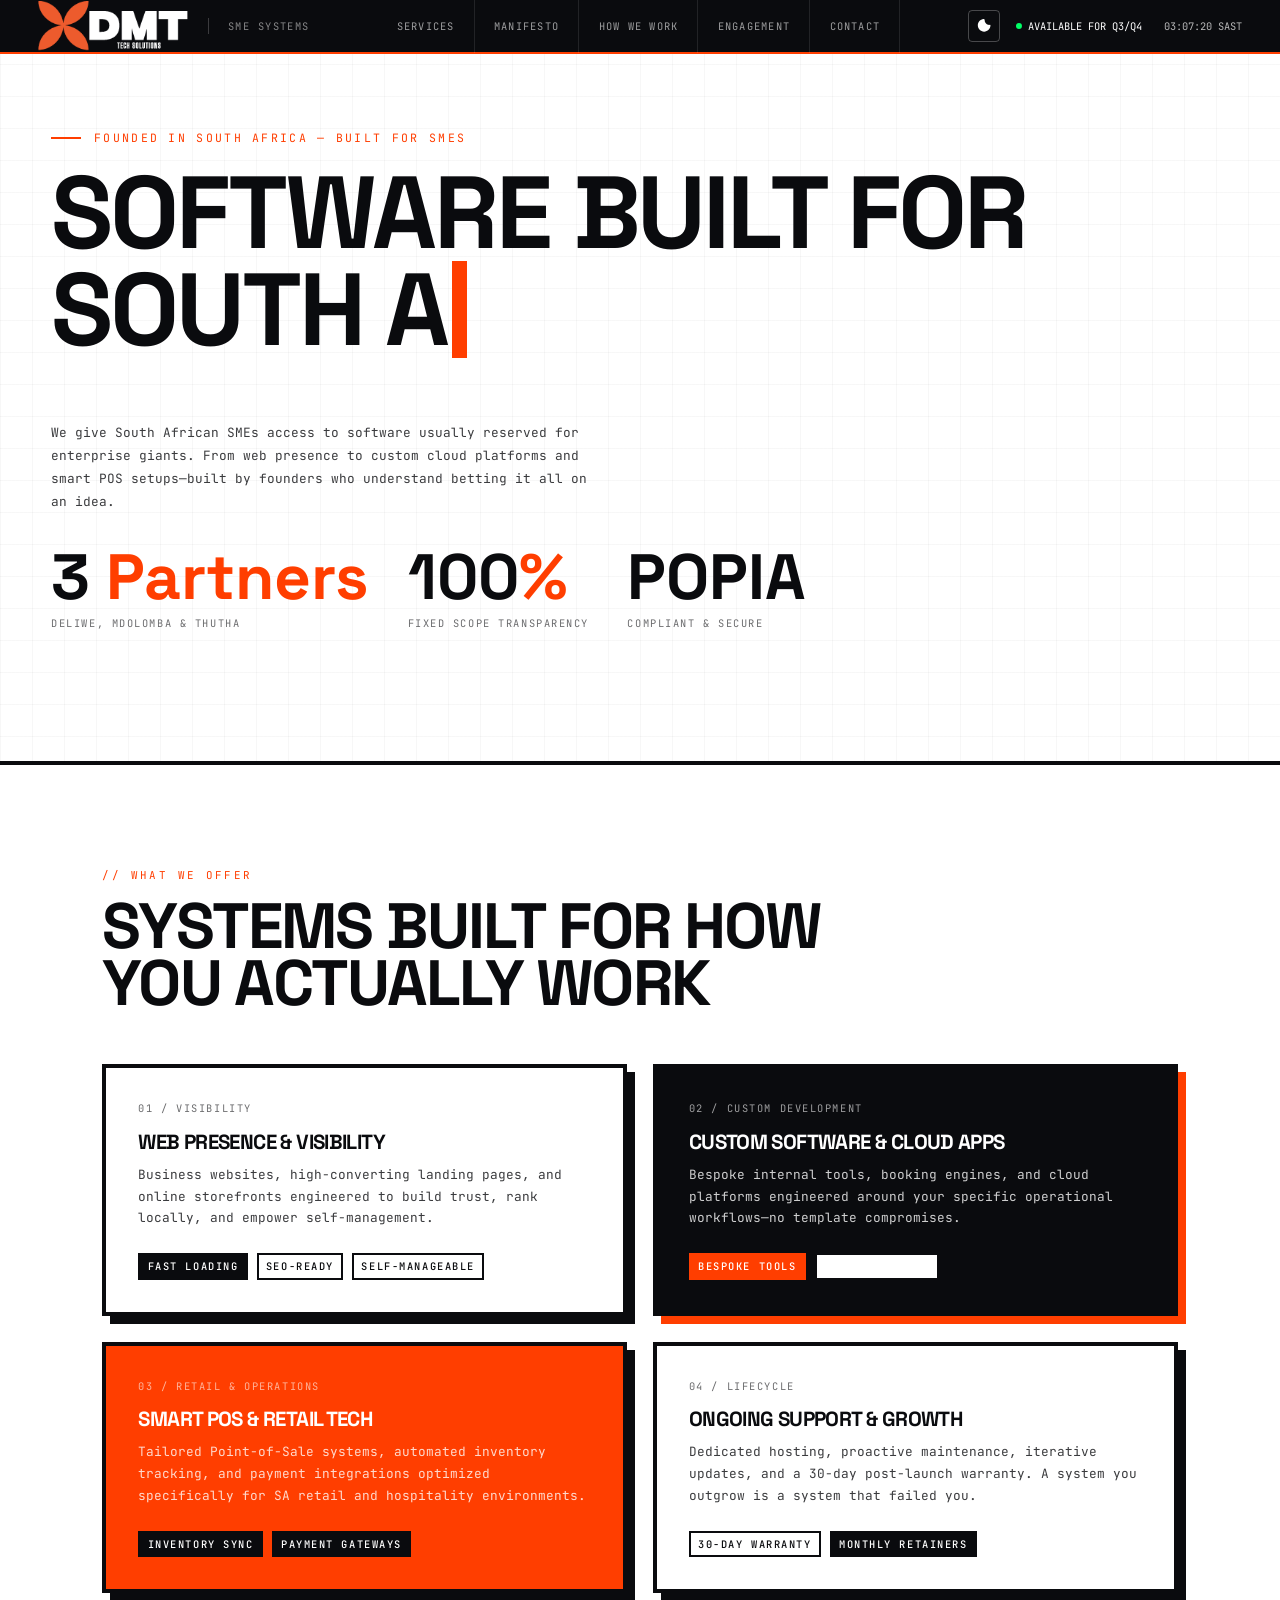
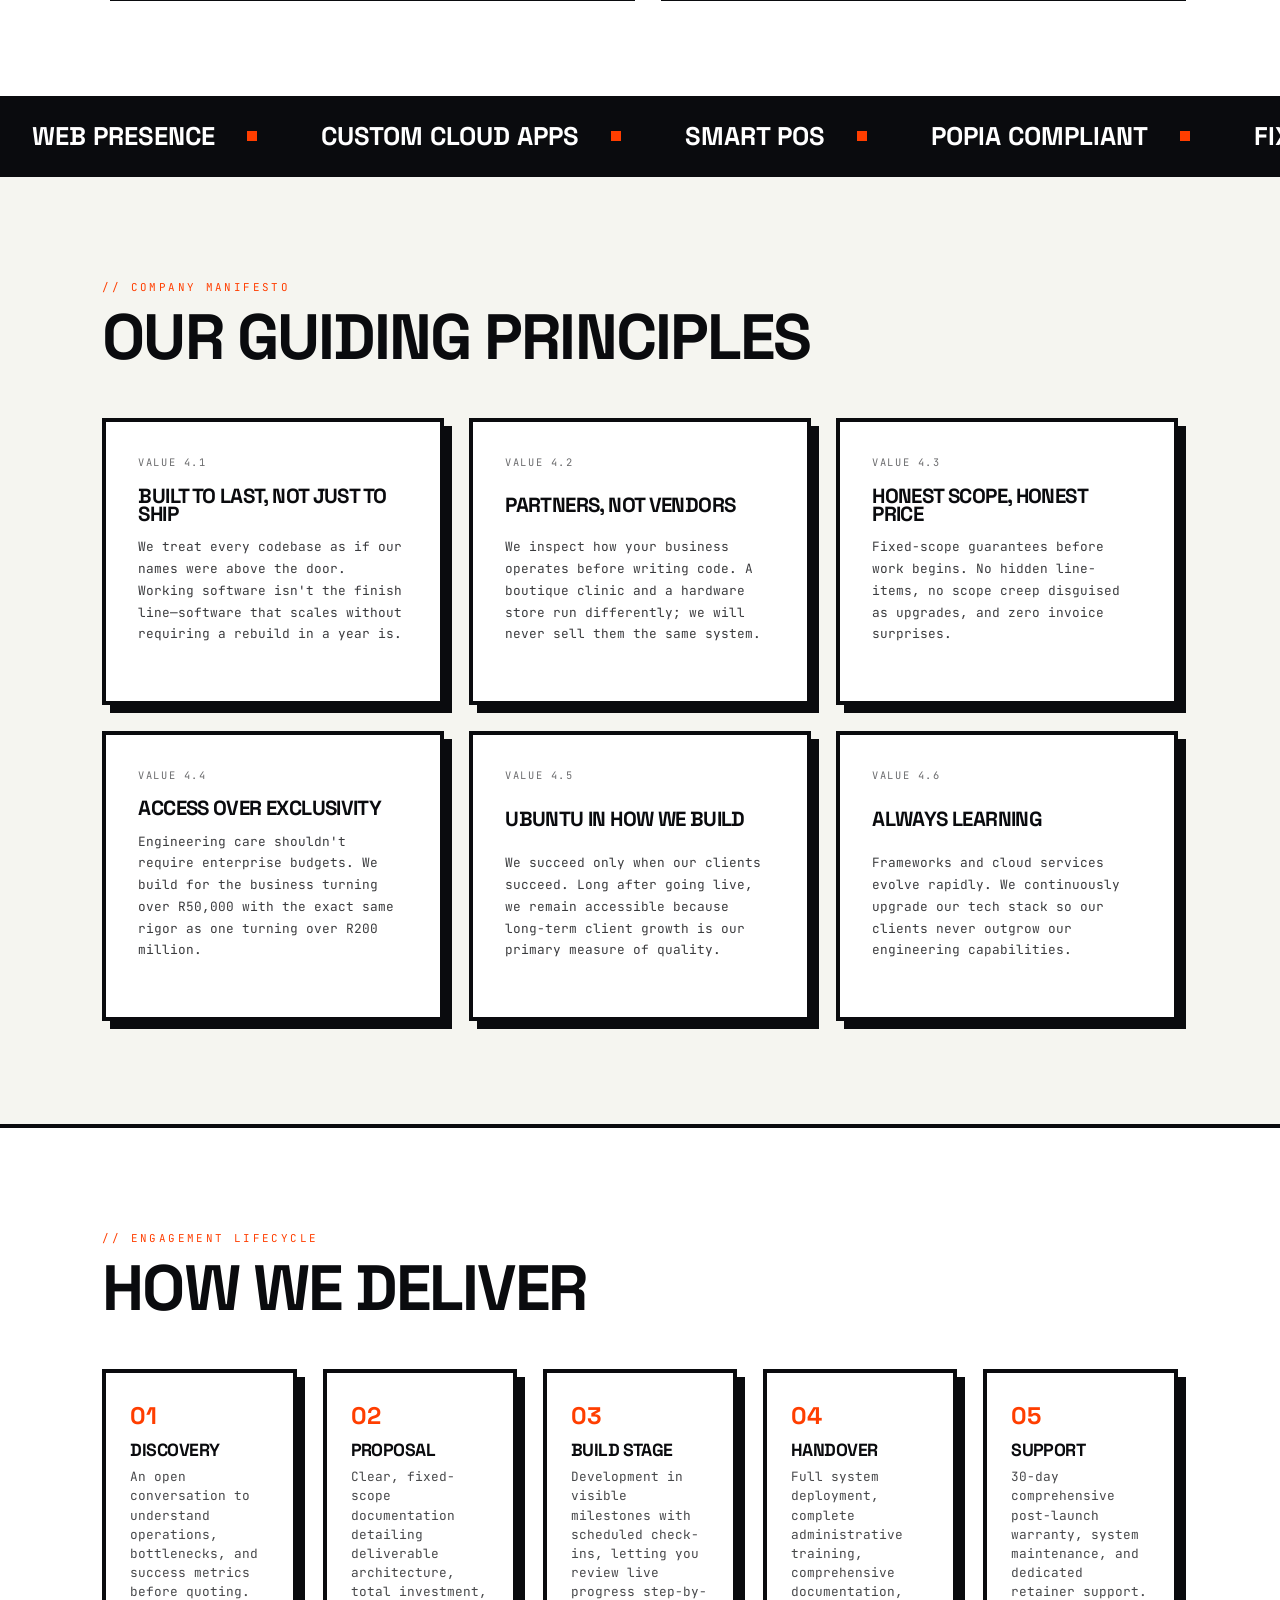
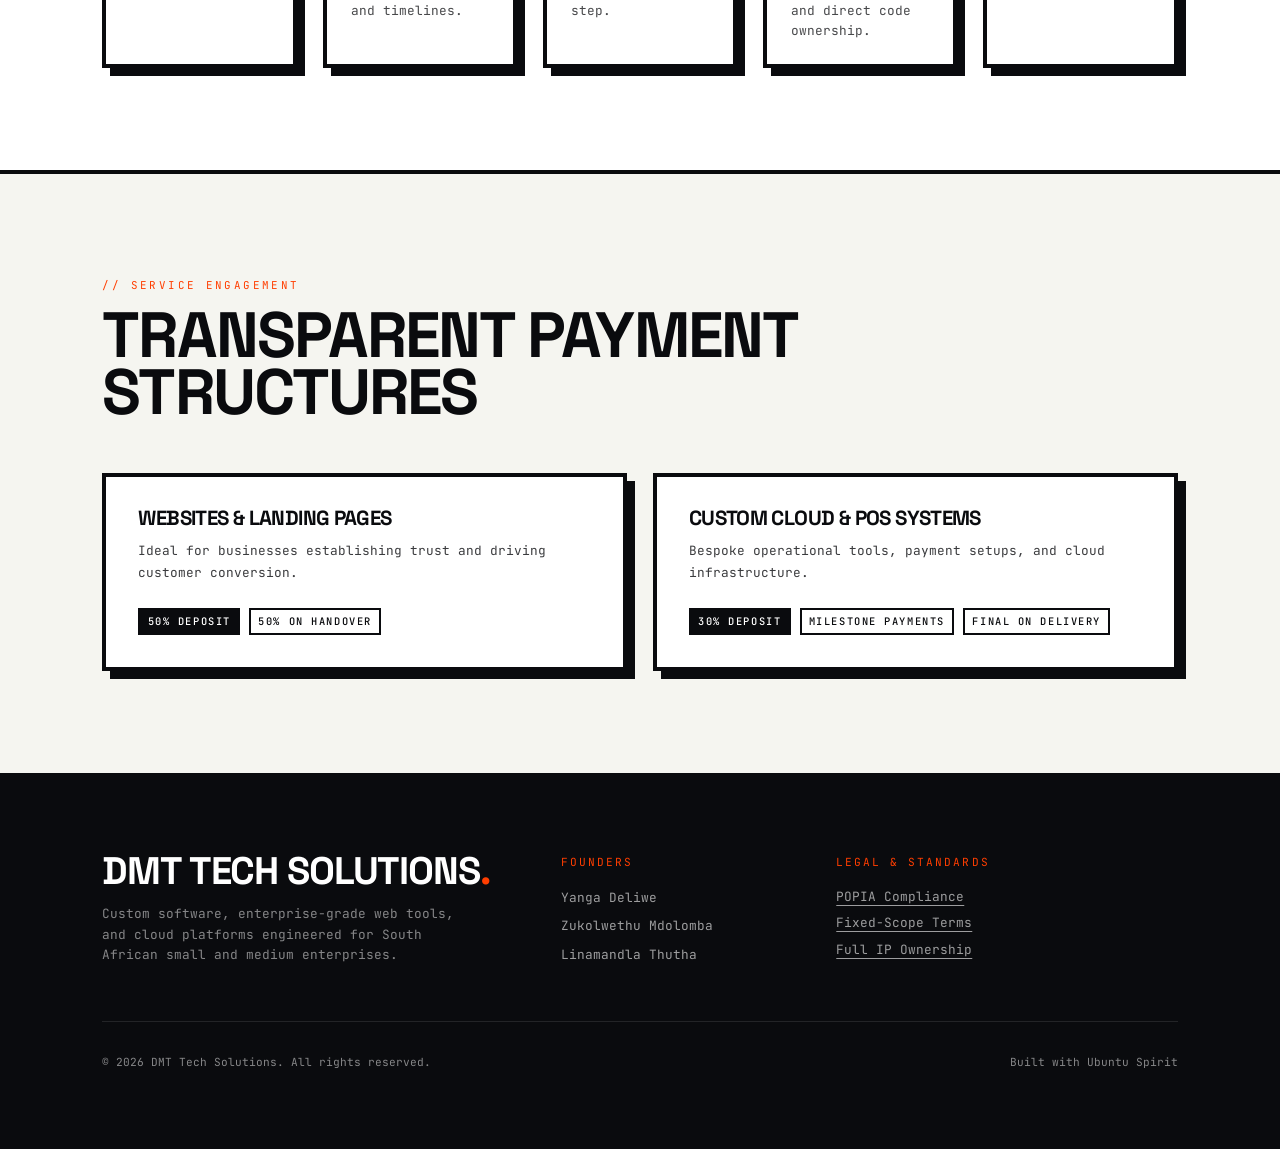
<file: index.html>
<!DOCTYPE html>
<html lang="en">
<head>
<meta charset="UTF-8">
<meta name="viewport" content="width=device-width, initial-scale=1.0">
<title>DMT Tech Solutions — Custom Software & Smart Systems for SMEs</title>
<meta name="description" content="DMT Tech Solutions builds custom software, cloud systems, and smart POS tools for South African SMEs.">
<link rel="preconnect" href="https://fonts.googleapis.com">
<link rel="preconnect" href="https://fonts.gstatic.com" crossorigin>
<link href="https://fonts.googleapis.com/css2?family=JetBrains+Mono:wght@400;500&family=Space+Grotesk:wght@400;700&display=swap" rel="stylesheet">
<link rel="stylesheet" href="style.css" />
</head>
<body>

<!-- ====== HEADER ====== -->
<header class="header">
    <div class="header__inner">
        <div class="header__left">
            <a href="index.html" class="header__logo">
                <img src="DMT%20LOGO_.png" style="width: 150px; height: 50px;">
            </a>
            <span class="header__sep"></span>
            <span class="header__tagline">SME Systems</span>
        </div>
        <nav class="header__nav" id="headerNav">
            <a href="services.html">Services</a>
            <a href="manifesto.html">Manifesto</a>
            <a href="process.html">How We Work</a>
            <a href="engagement.html">Engagement</a>
            <a href="contact.html">Contact</a>
        </nav>
        <div class="header__right">
            <!-- Theme Switcher Button -->
            <button class="theme-toggle" id="themeToggle" aria-label="Toggle Dark/Light Mode">
                <!-- Sun Icon -->
                <svg id="sunIcon" style="display:none;" viewBox="0 0 24 24"><path d="M12 7c-2.76 0-5 2.24-5 5s2.24 5 5 5 5-2.24 5-5-2.24-5-5-5zM2 13h2c.55 0 1-.45 1-1s-.45-1-1-1H2c-.55 0-1 .45-1 1s.45 1 1 1zm18 0h2c.55 0 1-.45 1-1s-.45-1-1-1h-2c-.55 0-1 .45-1 1s.45 1 1 1zM11 2v2c0 .55.45 1 1 1s1-.45 1-1V2c0-.55-.45-1-1-1s-1 .45-1 1zm0 18v2c0 .55.45 1 1 1s1-.45 1-1v-2c0-.55-.45-1-1-1s-1 .45-1 1zM5.99 4.58c-.39-.39-1.03-.39-1.41 0s-.39 1.03 0 1.41l1.06 1.06c.39.39 1.03.39 1.41 0s.39-1.03 0-1.41L5.99 4.58zm12.37 12.37c-.39-.39-1.03-.39-1.41 0s-.39 1.03 0 1.41l1.06 1.06c.39.39 1.03.39 1.41 0s.39-1.03 0-1.41l-1.06-1.06zm1.06-10.96c.39-.39.39-1.03 0-1.41s-1.03-.39-1.41 0l-1.06 1.06c-.39.39-.39 1.03 0 1.41s1.03.39 1.41 0l1.06-1.06zM7.05 18.36c.39-.39.39-1.03 0-1.41s-1.03-.39-1.41 0l-1.06 1.06c-.39.39-.39 1.03 0 1.41s1.03.39 1.41 0l1.06-1.06z"/></svg>
                <!-- Moon Icon -->
                <svg id="moonIcon" viewBox="0 0 24 24"><path d="M12.3 2c.43 0 .77.35.73.78-.34 4.09 2.76 7.6 6.87 7.6.34 0 .68-.03 1.02-.08.43-.06.8.27.8.7 0 5.25-4.25 9.5-9.5 9.5-5.25 0-9.5-4.25-9.5-9.5 0-4.88 3.67-8.9 8.58-9.42.34-.04.67.14.8.42z"/></svg>
            </button>
            <div class="header__status"><span class="header__status-dot"></span><span>Available for Q3/Q4</span></div>
            <div class="header__clock" id="sastClock">--:--:-- SAST</div>
        </div>
        <button class="header__burger" id="headerBurger" aria-label="Toggle navigation">
            <span></span><span></span><span></span>
        </button>
    </div>
</header>

<!-- ====== HERO ====== -->
<section class="hero">
    <div class="hero__grid"></div>
    <div class="hero__label">Founded in South Africa — Built for SMEs</div>

    <h1 class="hero__title">
        <span id="typewriterText"></span><span class="typewriter-cursor">&nbsp;</span>
    </h1>

    <div class="hero__bottom">
        <p class="hero__desc">
            We give South African SMEs access to software usually reserved for enterprise giants. From web presence to custom cloud platforms and smart POS setups—built by founders who understand betting it all on an idea.
        </p>
        <div class="hero__stats">
            <div>
                <div class="hero__stat-num">3<span class="accent"> Partners</span></div>
                <div class="hero__stat-label">Deliwe, Mdolomba & Thutha</div>
            </div>
            <div>
                <div class="hero__stat-num">100<span class="accent">%</span></div>
                <div class="hero__stat-label">Fixed Scope Transparency</div>
            </div>
            <div>
                <div class="hero__stat-num">POPIA</div>
                <div class="hero__stat-label">Compliant & Secure</div>
            </div>
        </div>
    </div>
</section>

<!-- ====== SERVICES BENTO ====== -->
<section class="section" id="services">
    <div class="container">
        <div class="section__eyebrow">// What We Offer</div>
        <h2 class="section__title">Systems Built for How<br>You Actually Work</h2>

        <div class="bento__grid">
            <div class="bento-card bento-card--col-6">
                <div>
                    <div class="bento-card__tag">01 / Visibility</div>
                    <h3 class="bento-card__title">Web Presence & Visibility</h3>
                    <p class="bento-card__text">Business websites, high-converting landing pages, and online storefronts engineered to build trust, rank locally, and empower self-management.</p>
                </div>
                <div><span class="tag tag--filled">Fast Loading</span> <span class="tag">SEO-Ready</span> <span class="tag">Self-Manageable</span></div>
            </div>

            <div class="bento-card bento-card--col-6 bento-card--dark">
                <div>
                    <div class="bento-card__tag">02 / Custom Development</div>
                    <h3 class="bento-card__title">Custom Software & Cloud Apps</h3>
                    <p class="bento-card__text">Bespoke internal tools, booking engines, and cloud platforms engineered around your specific operational workflows—no template compromises.</p>
                </div>
                <div><span class="tag tag--safety">Bespoke Tools</span> <span class="tag">Scalable Cloud</span></div>
            </div>

            <div class="bento-card bento-card--col-6 bento-card--safety">
                <div>
                    <div class="bento-card__tag">03 / Retail & Operations</div>
                    <h3 class="bento-card__title">Smart POS & Retail Tech</h3>
                    <p class="bento-card__text">Tailored Point-of-Sale systems, automated inventory tracking, and payment integrations optimized specifically for SA retail and hospitality environments.</p>
                </div>
                <div><span class="tag tag--filled">Inventory Sync</span> <span class="tag tag--filled">Payment Gateways</span></div>
            </div>

            <div class="bento-card bento-card--col-6">
                <div>
                    <div class="bento-card__tag">04 / Lifecycle</div>
                    <h3 class="bento-card__title">Ongoing Support & Growth</h3>
                    <p class="bento-card__text">Dedicated hosting, proactive maintenance, iterative updates, and a 30-day post-launch warranty. A system you outgrow is a system that failed you.</p>
                </div>
                <div><span class="tag">30-Day Warranty</span> <span class="tag tag--filled">Monthly Retainers</span></div>
            </div>
        </div>
    </div>
</section>

<!-- ====== TICKER ====== -->
<div class="ticker">
    <div class="ticker__track">
        <span class="ticker__item">Web Presence</span>
        <span class="ticker__item">Custom Cloud Apps</span>
        <span class="ticker__item">Smart POS</span>
        <span class="ticker__item">POPIA Compliant</span>
        <span class="ticker__item">Fixed Scope Pricing</span>
        <span class="ticker__item">Ubuntu Core Philosophy</span>
        <span class="ticker__item">Web Presence</span>
        <span class="ticker__item">Custom Cloud Apps</span>
        <span class="ticker__item">Smart POS</span>
        <span class="ticker__item">POPIA Compliant</span>
    </div>
</div>

<!-- ====== MANIFESTO / CORE VALUES ====== -->
<section class="section section--surface" id="values">
    <div class="container">
        <div class="section__eyebrow">// Company Manifesto</div>
        <h2 class="section__title">Our Guiding Principles</h2>

        <div class="bento__grid">
            <div class="bento-card bento-card--col-4">
                <div class="bento-card__tag">Value 4.1</div>
                <h3 class="bento-card__title">Built to Last, Not Just to Ship</h3>
                <p class="bento-card__text">We treat every codebase as if our names were above the door. Working software isn't the finish line—software that scales without requiring a rebuild in a year is.</p>
            </div>
            <div class="bento-card bento-card--col-4">
                <div class="bento-card__tag">Value 4.2</div>
                <h3 class="bento-card__title">Partners, Not Vendors</h3>
                <p class="bento-card__text">We inspect how your business operates before writing code. A boutique clinic and a hardware store run differently; we will never sell them the same system.</p>
            </div>
            <div class="bento-card bento-card--col-4">
                <div class="bento-card__tag">Value 4.3</div>
                <h3 class="bento-card__title">Honest Scope, Honest Price</h3>
                <p class="bento-card__text">Fixed-scope guarantees before work begins. No hidden line-items, no scope creep disguised as upgrades, and zero invoice surprises.</p>
            </div>
            <div class="bento-card bento-card--col-4">
                <div class="bento-card__tag">Value 4.4</div>
                <h3 class="bento-card__title">Access Over Exclusivity</h3>
                <p class="bento-card__text">Engineering care shouldn't require enterprise budgets. We build for the business turning over R50,000 with the exact same rigor as one turning over R200 million.</p>
            </div>
            <div class="bento-card bento-card--col-4">
                <div class="bento-card__tag">Value 4.5</div>
                <h3 class="bento-card__title">Ubuntu in How We Build</h3>
                <p class="bento-card__text">We succeed only when our clients succeed. Long after going live, we remain accessible because long-term client growth is our primary measure of quality.</p>
            </div>
            <div class="bento-card bento-card--col-4">
                <div class="bento-card__tag">Value 4.6</div>
                <h3 class="bento-card__title">Always Learning</h3>
                <p class="bento-card__text">Frameworks and cloud services evolve rapidly. We continuously upgrade our tech stack so our clients never outgrow our engineering capabilities.</p>
            </div>
        </div>
    </div>
</section>

<!-- ====== PROCESS ====== -->
<section class="section" id="process">
    <div class="container">
        <div class="section__eyebrow">// Engagement Lifecycle</div>
        <h2 class="section__title">How We Deliver</h2>

        <div class="process-grid">
            <div class="process-card">
                <div class="process-card__step">01</div>
                <h3 class="process-card__title">Discovery</h3>
                <p class="process-card__text">An open conversation to understand operations, bottlenecks, and success metrics before quoting.</p>
            </div>
            <div class="process-card">
                <div class="process-card__step">02</div>
                <h3 class="process-card__title">Proposal</h3>
                <p class="process-card__text">Clear, fixed-scope documentation detailing deliverable architecture, total investment, and timelines.</p>
            </div>
            <div class="process-card">
                <div class="process-card__step">03</div>
                <h3 class="process-card__title">Build Stage</h3>
                <p class="process-card__text">Development in visible milestones with scheduled check-ins, letting you review live progress step-by-step.</p>
            </div>
            <div class="process-card">
                <div class="process-card__step">04</div>
                <h3 class="process-card__title">Handover</h3>
                <p class="process-card__text">Full system deployment, complete administrative training, comprehensive documentation, and direct code ownership.</p>
            </div>
            <div class="process-card">
                <div class="process-card__step">05</div>
                <h3 class="process-card__title">Support</h3>
                <p class="process-card__text">30-day comprehensive post-launch warranty, system maintenance, and dedicated retainer support.</p>
            </div>
        </div>
    </div>
</section>

<!-- ====== PRICING STRUCTURE ====== -->
<section class="section section--surface" id="pricing">
    <div class="container">
        <div class="section__eyebrow">// Service Engagement</div>
        <h2 class="section__title">Transparent Payment Structures</h2>

        <div class="bento__grid">
            <div class="bento-card bento-card--col-6">
                <h3 class="bento-card__title">Websites & Landing Pages</h3>
                <p class="bento-card__text">Ideal for businesses establishing trust and driving customer conversion.</p>
                <div><span class="tag tag--filled">50% Deposit</span> <span class="tag">50% On Handover</span></div>
            </div>

            <div class="bento-card bento-card--col-6">
                <h3 class="bento-card__title">Custom Cloud & POS Systems</h3>
                <p class="bento-card__text">Bespoke operational tools, payment setups, and cloud infrastructure.</p>
                <div><span class="tag tag--filled">30% Deposit</span> <span class="tag">Milestone Payments</span> <span class="tag">Final On Delivery</span></div>
            </div>
        </div>
    </div>
</section>

<!-- ====== FOOTER ====== -->
<footer class="footer" id="contact">
    <div class="container">
        <div class="footer__top">
            <div class="footer__brand">
                <h2 class="footer__brand-title">DMT TECH SOLUTIONS<span class="accent">.</span></h2>
                <p class="footer__brand-text">
                    Custom software, enterprise-grade web tools, and cloud platforms engineered for South African small and medium enterprises.
                </p>
            </div>
            <div class="footer__col">
                <div class="footer__col-title">Founders</div>
                <p>Yanga Deliwe</p>
                <p>Zukolwethu Mdolomba</p>
                 <p>Linamandla Thutha</p>
            </div>
            <div class="footer__col">
                <div class="footer__col-title">Legal & Standards</div>
                <!-- Interactive Clickable Modal Triggers -->
                <button class="footer__link-btn" onclick="openModal('popia')">POPIA Compliance</button>
                <button class="footer__link-btn" onclick="openModal('fixed-scope')">Fixed-Scope Terms</button>
                <button class="footer__link-btn" onclick="openModal('ip-ownership')">Full IP Ownership</button>
            </div>
        </div>
        <div class="footer__bottom">
            <span>&copy; 2026 DMT Tech Solutions. All rights reserved.</span>
            <span>Built with Ubuntu Spirit</span>
        </div>
    </div>
</footer>

<!-- ====== MODAL WINDOW ====== -->
<div class="modal-overlay" id="legalModal" onclick="closeModalOnOuter(event)">
    <div class="modal-card">
        <div class="modal-card__header">
            <h3 class="modal-card__title" id="modalTitle">Policy Title</h3>
            <button class="modal-card__close" onclick="closeModal()">✕</button>
        </div>
        <div class="modal-card__body" id="modalBody">
            Policy content will load here...
        </div>
    </div>
</div>


<!-- ====== JAVASCRIPT ====== -->
<script src="script.js"></script>
</body>
</html>
</file>
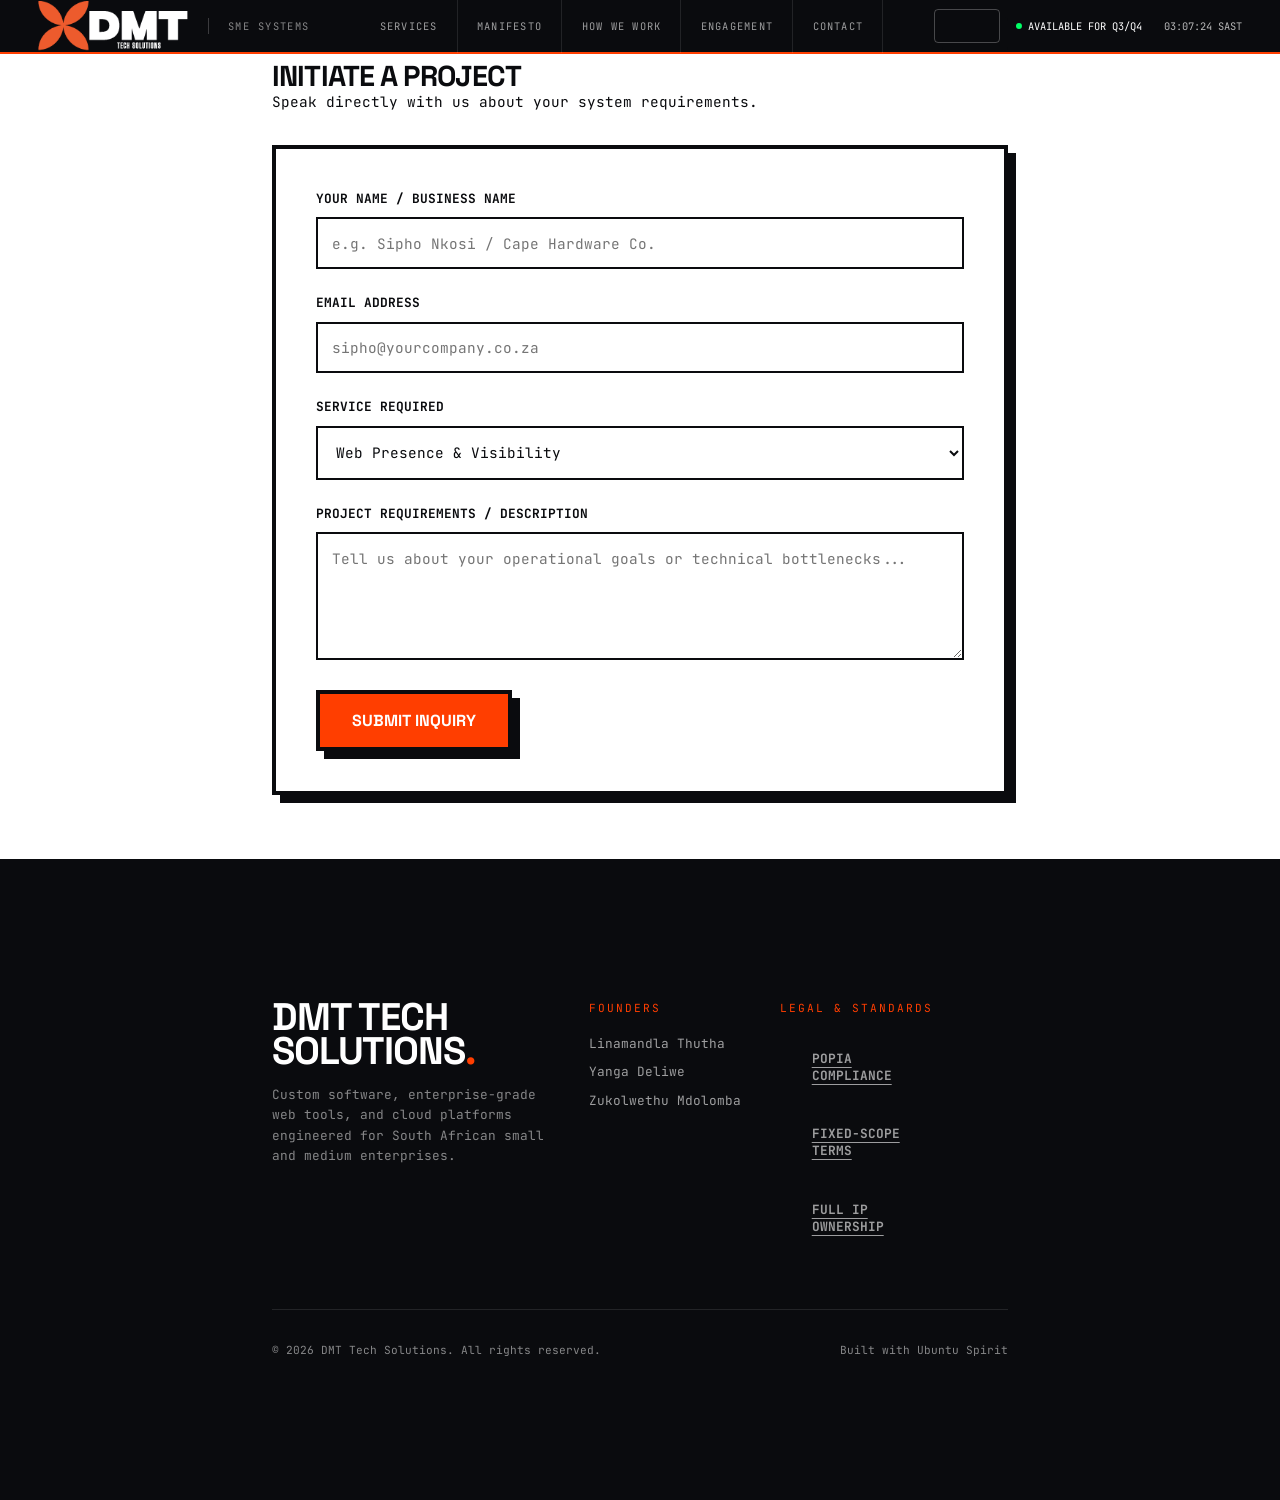
<file: contact.html>
<!DOCTYPE html>
<html lang="en">
<head>
    <meta charset="UTF-8">
    <meta name="viewport" content="width=device-width, initial-scale=1.0">
    <title>Contact Us — DMT Tech Solutions</title>
    <link href="https://fonts.googleapis.com/css2?family=JetBrains+Mono:wght@400;500&family=Space+Grotesk:wght@400;700&display=swap" rel="stylesheet">
     <link rel="stylesheet" href="style.css" />
    <style>
        :root { --base: #FFFFFF; --ink: #0A0B0E; --safety: #FF3E00; --card-bg: #FFFFFF; --border: 4px solid var(--ink); --shadow: 8px 8px 0px var(--ink); }
        [data-theme="dark"] { --base: #0E1015; --ink: #F0F2F5; --card-bg: #161920; --shadow: 8px 8px 0px #000000; }
        body { font-family: 'JetBrains Mono', monospace; background: var(--base); color: var(--ink); margin: 0; padding: 0; }
        h1, h2, h3 { font-family: 'Space Grotesk', sans-serif; text-transform: uppercase; }
        .container { max-width: 800px; margin: 0 auto; padding: 4rem 2rem; }
        .form-card { border: var(--border); padding: 2.5rem; background: var(--card-bg); box-shadow: var(--shadow); }
        .form-group { margin-bottom: 1.5rem; }
        label { display: block; font-size: 0.8rem; text-transform: uppercase; margin-bottom: 0.5rem; font-weight: bold; }
        input, select, textarea { width: 100%; padding: 0.9rem; font-family: 'JetBrains Mono', monospace; font-size: 0.9rem; border: 2px solid var(--ink); background: var(--base); color: var(--ink); box-sizing: border-box; }
        button { background: var(--safety); color: #FFF; font-family: 'Space Grotesk', sans-serif; font-size: 1rem; font-weight: bold; text-transform: uppercase; padding: 1rem 2rem; border: var(--border); box-shadow: var(--shadow); cursor: pointer; }
        button:hover { transform: translate(-3px, -3px); box-shadow: 10px 10px 0px var(--ink); }
    </style>
</head>
<body>
    <!-- ====== HEADER ====== -->
<header class="header">
    <div class="header__inner">
        <div class="header__left">
            <a href="index.html" class="header__logo">
                 <img src="DMT%20LOGO_.png" style="width: 150px; height: 50px;">
            </a>
            <span class="header__sep"></span>
            <span class="header__tagline">SME Systems</span>
        </div>
        <nav class="header__nav" id="headerNav">
            <a href="services.html">Services</a>
            <a href="manifesto.html">Manifesto</a>
            <a href="process.html">How We Work</a>
            <a href="engagement.html">Engagement</a>
            <a href="contact.html">Contact</a>
        </nav>
        <div class="header__right">
            <!-- Theme Switcher Button -->
            <button class="theme-toggle" id="themeToggle" aria-label="Toggle Dark/Light Mode">
                <!-- Sun Icon -->
                <svg id="sunIcon" style="display:none;" viewBox="0 0 24 24"><path d="M12 7c-2.76 0-5 2.24-5 5s2.24 5 5 5 5-2.24 5-5-2.24-5-5-5zM2 13h2c.55 0 1-.45 1-1s-.45-1-1-1H2c-.55 0-1 .45-1 1s.45 1 1 1zm18 0h2c.55 0 1-.45 1-1s-.45-1-1-1h-2c-.55 0-1 .45-1 1s.45 1 1 1zM11 2v2c0 .55.45 1 1 1s1-.45 1-1V2c0-.55-.45-1-1-1s-1 .45-1 1zm0 18v2c0 .55.45 1 1 1s1-.45 1-1v-2c0-.55-.45-1-1-1s-1 .45-1 1zM5.99 4.58c-.39-.39-1.03-.39-1.41 0s-.39 1.03 0 1.41l1.06 1.06c.39.39 1.03.39 1.41 0s.39-1.03 0-1.41L5.99 4.58zm12.37 12.37c-.39-.39-1.03-.39-1.41 0s-.39 1.03 0 1.41l1.06 1.06c.39.39 1.03.39 1.41 0s.39-1.03 0-1.41l-1.06-1.06zm1.06-10.96c.39-.39.39-1.03 0-1.41s-1.03-.39-1.41 0l-1.06 1.06c-.39.39-.39 1.03 0 1.41s1.03.39 1.41 0l1.06-1.06zM7.05 18.36c.39-.39.39-1.03 0-1.41s-1.03-.39-1.41 0l-1.06 1.06c-.39.39-.39 1.03 0 1.41s1.03.39 1.41 0l1.06-1.06z"/></svg>
                <!-- Moon Icon -->
                <svg id="moonIcon" viewBox="0 0 24 24"><path d="M12.3 2c.43 0 .77.35.73.78-.34 4.09 2.76 7.6 6.87 7.6.34 0 .68-.03 1.02-.08.43-.06.8.27.8.7 0 5.25-4.25 9.5-9.5 9.5-5.25 0-9.5-4.25-9.5-9.5 0-4.88 3.67-8.9 8.58-9.42.34-.04.67.14.8.42z"/></svg>
            </button>
            <div class="header__status"><span class="header__status-dot"></span><span>Available for Q3/Q4</span></div>
            <div class="header__clock" id="sastClock">--:--:-- SAST</div>
        </div>
        <button class="header__burger" id="headerBurger" aria-label="Toggle navigation">
            <span></span><span></span><span></span>
        </button>
    </div>
</header>

    <div class="container">
        <h1>Initiate a Project</h1>
        <p style="margin-bottom: 2rem;">Speak directly with us about your system requirements.</p>

        <div class="form-card">
            <!-- Web3Forms Form Integration -->
            <form action="https://api.web3forms.com/submit" method="POST">

                <!-- Replace with your Access Key from Web3Forms -->
                <input type="hidden" name="access_key" value="YOUR_WEB3FORMS_ACCESS_KEY">

                <!-- Optional: Subject line for incoming emails -->
                <input type="hidden" name="subject" value="New DMT Tech Solutions Project Inquiry">

                <!-- Optional: Prevent Spam HoneyPot -->
                <input type="checkbox" name="botcheck" class="hidden" style="display: none;">

                <div class="form-group">
                    <label for="name">Your Name / Business Name</label>
                    <input type="text" id="name" name="name" placeholder="e.g. Sipho Nkosi / Cape Hardware Co." required>
                </div>

                <div class="form-group">
                    <label for="email">Email Address</label>
                    <input type="email" id="email" name="email" placeholder="sipho@yourcompany.co.za" required>
                </div>

                <div class="form-group">
                    <label for="service">Service Required</label>
                    <select id="service" name="service" required>
                        <option value="Web Presence">Web Presence & Visibility</option>
                        <option value="Custom Software">Custom Software & Cloud Systems</option>
                        <option value="Smart POS">Smart POS & Retail Integration</option>
                        <option value="System Audit">Operational System Audit / Consulting</option>
                    </select>
                </div>

                <div class="form-group">
                    <label for="message">Project Requirements / Description</label>
                    <textarea id="message" name="message" rows="5" placeholder="Tell us about your operational goals or technical bottlenecks..." required></textarea>
                </div>

                <button type="submit">Submit Inquiry</button>
            </form>
        </div>
    </div>
    <!-- ====== FOOTER ====== -->
<footer class="footer" id="contact">
    <div class="container">
        <div class="footer__top">
            <div class="footer__brand">
                <h2 class="footer__brand-title">DMT TECH SOLUTIONS<span class="accent">.</span></h2>
                <p class="footer__brand-text">
                    Custom software, enterprise-grade web tools, and cloud platforms engineered for South African small and medium enterprises.
                </p>
            </div>
            <div class="footer__col">
                <div class="footer__col-title">Founders</div>
                <p>Linamandla Thutha</p>
                <p>Yanga Deliwe</p>
                <p>Zukolwethu Mdolomba</p>
            </div>
            <div class="footer__col">
                <div class="footer__col-title">Legal & Standards</div>
                <!-- Interactive Clickable Modal Triggers -->
                <button class="footer__link-btn" onclick="openModal('popia')">POPIA Compliance</button>
                <button class="footer__link-btn" onclick="openModal('fixed-scope')">Fixed-Scope Terms</button>
                <button class="footer__link-btn" onclick="openModal('ip-ownership')">Full IP Ownership</button>
            </div>
        </div>
        <div class="footer__bottom">
            <span>&copy; 2026 DMT Tech Solutions. All rights reserved.</span>
            <span>Built with Ubuntu Spirit</span>
        </div>
    </div>
</footer>

<!-- ====== MODAL WINDOW ====== -->
<div class="modal-overlay" id="legalModal" onclick="closeModalOnOuter(event)">
    <div class="modal-card">
        <div class="modal-card__header">
            <h3 class="modal-card__title" id="modalTitle">Policy Title</h3>
            <button class="modal-card__close" onclick="closeModal()">✕</button>
        </div>
        <div class="modal-card__body" id="modalBody">
            Policy content will load here...
        </div>
    </div>
</div>


<!-- ====== JAVASCRIPT ====== -->
<script src="script.js"></script>
</body>
</html>
</file>
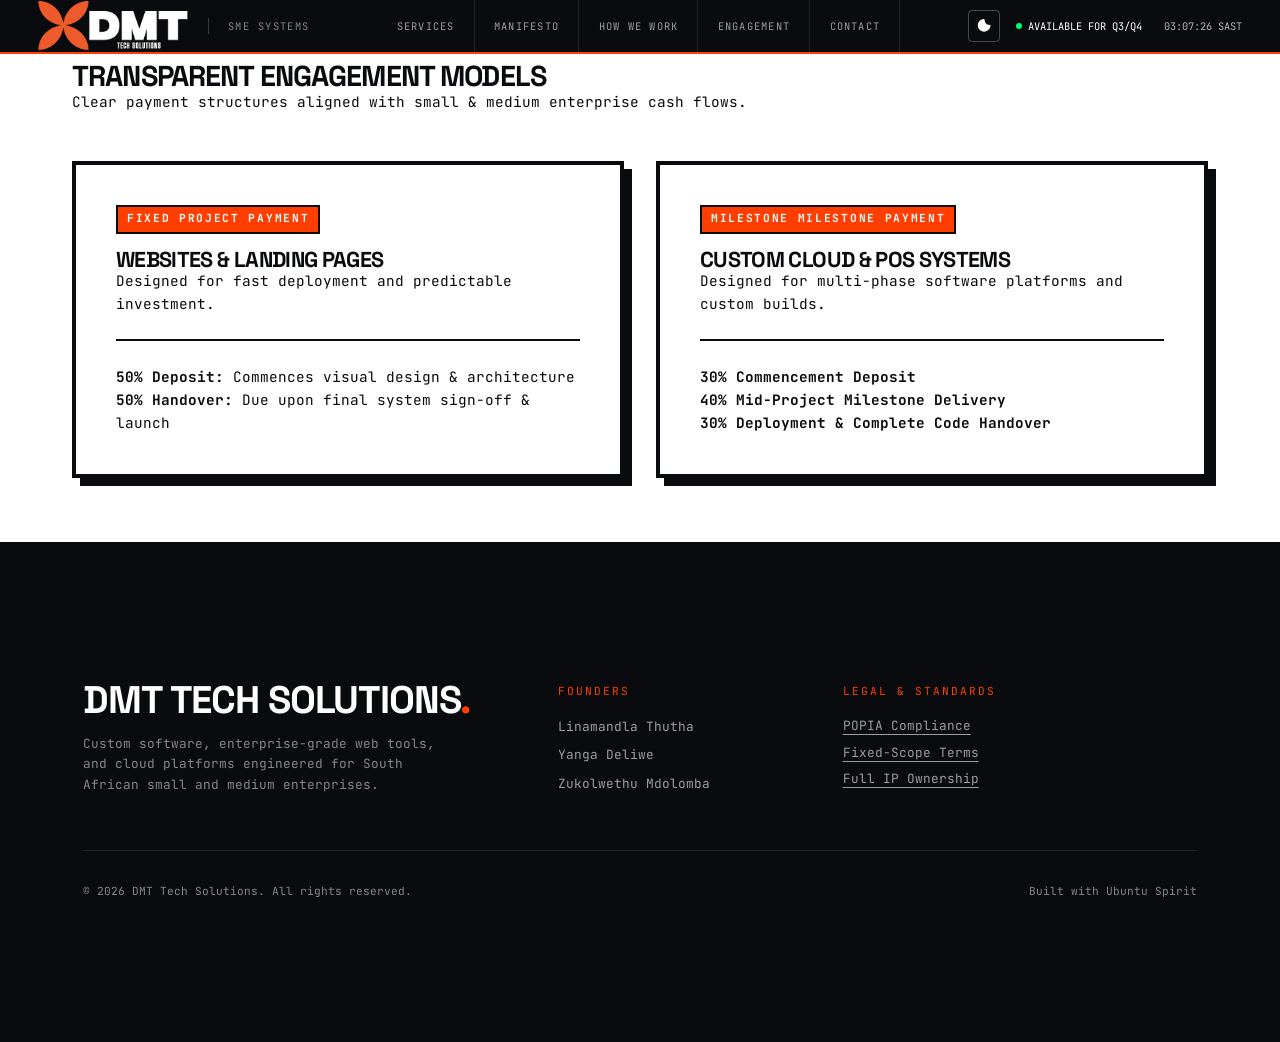
<file: engagement.html>
<!DOCTYPE html>
<html lang="en">
<head>
    <meta charset="UTF-8">
    <meta name="viewport" content="width=device-width, initial-scale=1.0">
    <title>Engagement Models — DMT Tech Solutions</title>
    <link href="https://fonts.googleapis.com/css2?family=JetBrains+Mono:wght@400;500&family=Space+Grotesk:wght@400;700&display=swap" rel="stylesheet">
    <link rel="stylesheet" href="style.css" />
    <style>
        :root { --base: #FFFFFF; --ink: #0A0B0E; --safety: #FF3E00; --card-bg: #FFFFFF; --border: 4px solid var(--ink); --shadow: 8px 8px 0px var(--ink); }
        [data-theme="dark"] { --base: #0E1015; --ink: #F0F2F5; --card-bg: #161920; --shadow: 8px 8px 0px #000000; }
        body { font-family: 'JetBrains Mono', monospace; background: var(--base); color: var(--ink); margin: 0; padding: 0; }
        h1, h2, h3 { font-family: 'Space Grotesk', sans-serif; text-transform: uppercase; }
        .container { max-width: 1200px; margin: 0 auto; padding: 4rem 2rem; }
        .grid { display: grid; grid-template-columns: repeat(auto-fit, minmax(320px, 1fr)); gap: 2rem; }
        .price-card { border: var(--border); padding: 2.5rem; background: var(--card-bg); box-shadow: var(--shadow); }
        .tag { background: var(--safety); color: #FFF; padding: 0.3em 0.8em; font-size: 0.7rem; font-weight: bold; text-transform: uppercase; }
    </style>
</head>
<body>
   <!-- ====== HEADER ====== -->
<header class="header">
    <div class="header__inner">
        <div class="header__left">
            <a href="index.html" class="header__logo">
                 <img src="DMT%20LOGO_.png" style="width: 150px; height: 50px;">
            </a>
            <span class="header__sep"></span>
            <span class="header__tagline">SME Systems</span>
        </div>
        <nav class="header__nav" id="headerNav">
            <a href="services.html">Services</a>
            <a href="manifesto.html">Manifesto</a>
            <a href="process.html">How We Work</a>
            <a href="engagement.html">Engagement</a>
            <a href="contact.html">Contact</a>
        </nav>
        <div class="header__right">
            <!-- Theme Switcher Button -->
            <button class="theme-toggle" id="themeToggle" aria-label="Toggle Dark/Light Mode">
                <!-- Sun Icon -->
                <svg id="sunIcon" style="display:none;" viewBox="0 0 24 24"><path d="M12 7c-2.76 0-5 2.24-5 5s2.24 5 5 5 5-2.24 5-5-2.24-5-5-5zM2 13h2c.55 0 1-.45 1-1s-.45-1-1-1H2c-.55 0-1 .45-1 1s.45 1 1 1zm18 0h2c.55 0 1-.45 1-1s-.45-1-1-1h-2c-.55 0-1 .45-1 1s.45 1 1 1zM11 2v2c0 .55.45 1 1 1s1-.45 1-1V2c0-.55-.45-1-1-1s-1 .45-1 1zm0 18v2c0 .55.45 1 1 1s1-.45 1-1v-2c0-.55-.45-1-1-1s-1 .45-1 1zM5.99 4.58c-.39-.39-1.03-.39-1.41 0s-.39 1.03 0 1.41l1.06 1.06c.39.39 1.03.39 1.41 0s.39-1.03 0-1.41L5.99 4.58zm12.37 12.37c-.39-.39-1.03-.39-1.41 0s-.39 1.03 0 1.41l1.06 1.06c.39.39 1.03.39 1.41 0s.39-1.03 0-1.41l-1.06-1.06zm1.06-10.96c.39-.39.39-1.03 0-1.41s-1.03-.39-1.41 0l-1.06 1.06c-.39.39-.39 1.03 0 1.41s1.03.39 1.41 0l1.06-1.06zM7.05 18.36c.39-.39.39-1.03 0-1.41s-1.03-.39-1.41 0l-1.06 1.06c-.39.39-.39 1.03 0 1.41s1.03.39 1.41 0l1.06-1.06z"/></svg>
                <!-- Moon Icon -->
                <svg id="moonIcon" viewBox="0 0 24 24"><path d="M12.3 2c.43 0 .77.35.73.78-.34 4.09 2.76 7.6 6.87 7.6.34 0 .68-.03 1.02-.08.43-.06.8.27.8.7 0 5.25-4.25 9.5-9.5 9.5-5.25 0-9.5-4.25-9.5-9.5 0-4.88 3.67-8.9 8.58-9.42.34-.04.67.14.8.42z"/></svg>
            </button>
            <div class="header__status"><span class="header__status-dot"></span><span>Available for Q3/Q4</span></div>
            <div class="header__clock" id="sastClock">--:--:-- SAST</div>
        </div>
        <button class="header__burger" id="headerBurger" aria-label="Toggle navigation">
            <span></span><span></span><span></span>
        </button>
    </div>
</header>
    <div class="container">
        <h1>Transparent Engagement Models</h1>
        <p style="margin-bottom: 3rem;">Clear payment structures aligned with small & medium enterprise cash flows.</p>

        <div class="grid">
            <div class="price-card">
                <span class="tag">Fixed Project Payment</span>
                <h2 style="margin-top: 1rem;">Websites & Landing Pages</h2>
                <p>Designed for fast deployment and predictable investment.</p>
                <hr style="margin: 1.5rem 0; border: 1px solid var(--ink);">
                <ul>
                    <li><strong>50% Deposit:</strong> Commences visual design & architecture</li>
                    <li><strong>50% Handover:</strong> Due upon final system sign-off & launch</li>
                </ul>
            </div>

            <div class="price-card">
                <span class="tag">Milestone Milestone Payment</span>
                <h2 style="margin-top: 1rem;">Custom Cloud & POS Systems</h2>
                <p>Designed for multi-phase software platforms and custom builds.</p>
                <hr style="margin: 1.5rem 0; border: 1px solid var(--ink);">
                <ul>
                    <li><strong>30% Commencement Deposit</strong></li>
                    <li><strong>40% Mid-Project Milestone Delivery</strong></li>
                    <li><strong>30% Deployment & Complete Code Handover</strong></li>
                </ul>
            </div>
        </div>
    </div>
     <!-- ====== FOOTER ====== -->
<footer class="footer" id="contact">
    <div class="container">
        <div class="footer__top">
            <div class="footer__brand">
                <h2 class="footer__brand-title">DMT TECH SOLUTIONS<span class="accent">.</span></h2>
                <p class="footer__brand-text">
                    Custom software, enterprise-grade web tools, and cloud platforms engineered for South African small and medium enterprises.
                </p>
            </div>
            <div class="footer__col">
                <div class="footer__col-title">Founders</div>
                <p>Linamandla Thutha</p>
                <p>Yanga Deliwe</p>
                <p>Zukolwethu Mdolomba</p>
            </div>
            <div class="footer__col">
                <div class="footer__col-title">Legal & Standards</div>
                <!-- Interactive Clickable Modal Triggers -->
                <button class="footer__link-btn" onclick="openModal('popia')">POPIA Compliance</button>
                <button class="footer__link-btn" onclick="openModal('fixed-scope')">Fixed-Scope Terms</button>
                <button class="footer__link-btn" onclick="openModal('ip-ownership')">Full IP Ownership</button>
            </div>
        </div>
        <div class="footer__bottom">
            <span>&copy; 2026 DMT Tech Solutions. All rights reserved.</span>
            <span>Built with Ubuntu Spirit</span>
        </div>
    </div>
</footer>

<!-- ====== MODAL WINDOW ====== -->
<div class="modal-overlay" id="legalModal" onclick="closeModalOnOuter(event)">
    <div class="modal-card">
        <div class="modal-card__header">
            <h3 class="modal-card__title" id="modalTitle">Policy Title</h3>
            <button class="modal-card__close" onclick="closeModal()">✕</button>
        </div>
        <div class="modal-card__body" id="modalBody">
            Policy content will load here...
        </div>
    </div>
</div>
    <!-- ====== JAVASCRIPT ====== -->
<script src="script.js"></script>
</body>
</html>
</file>
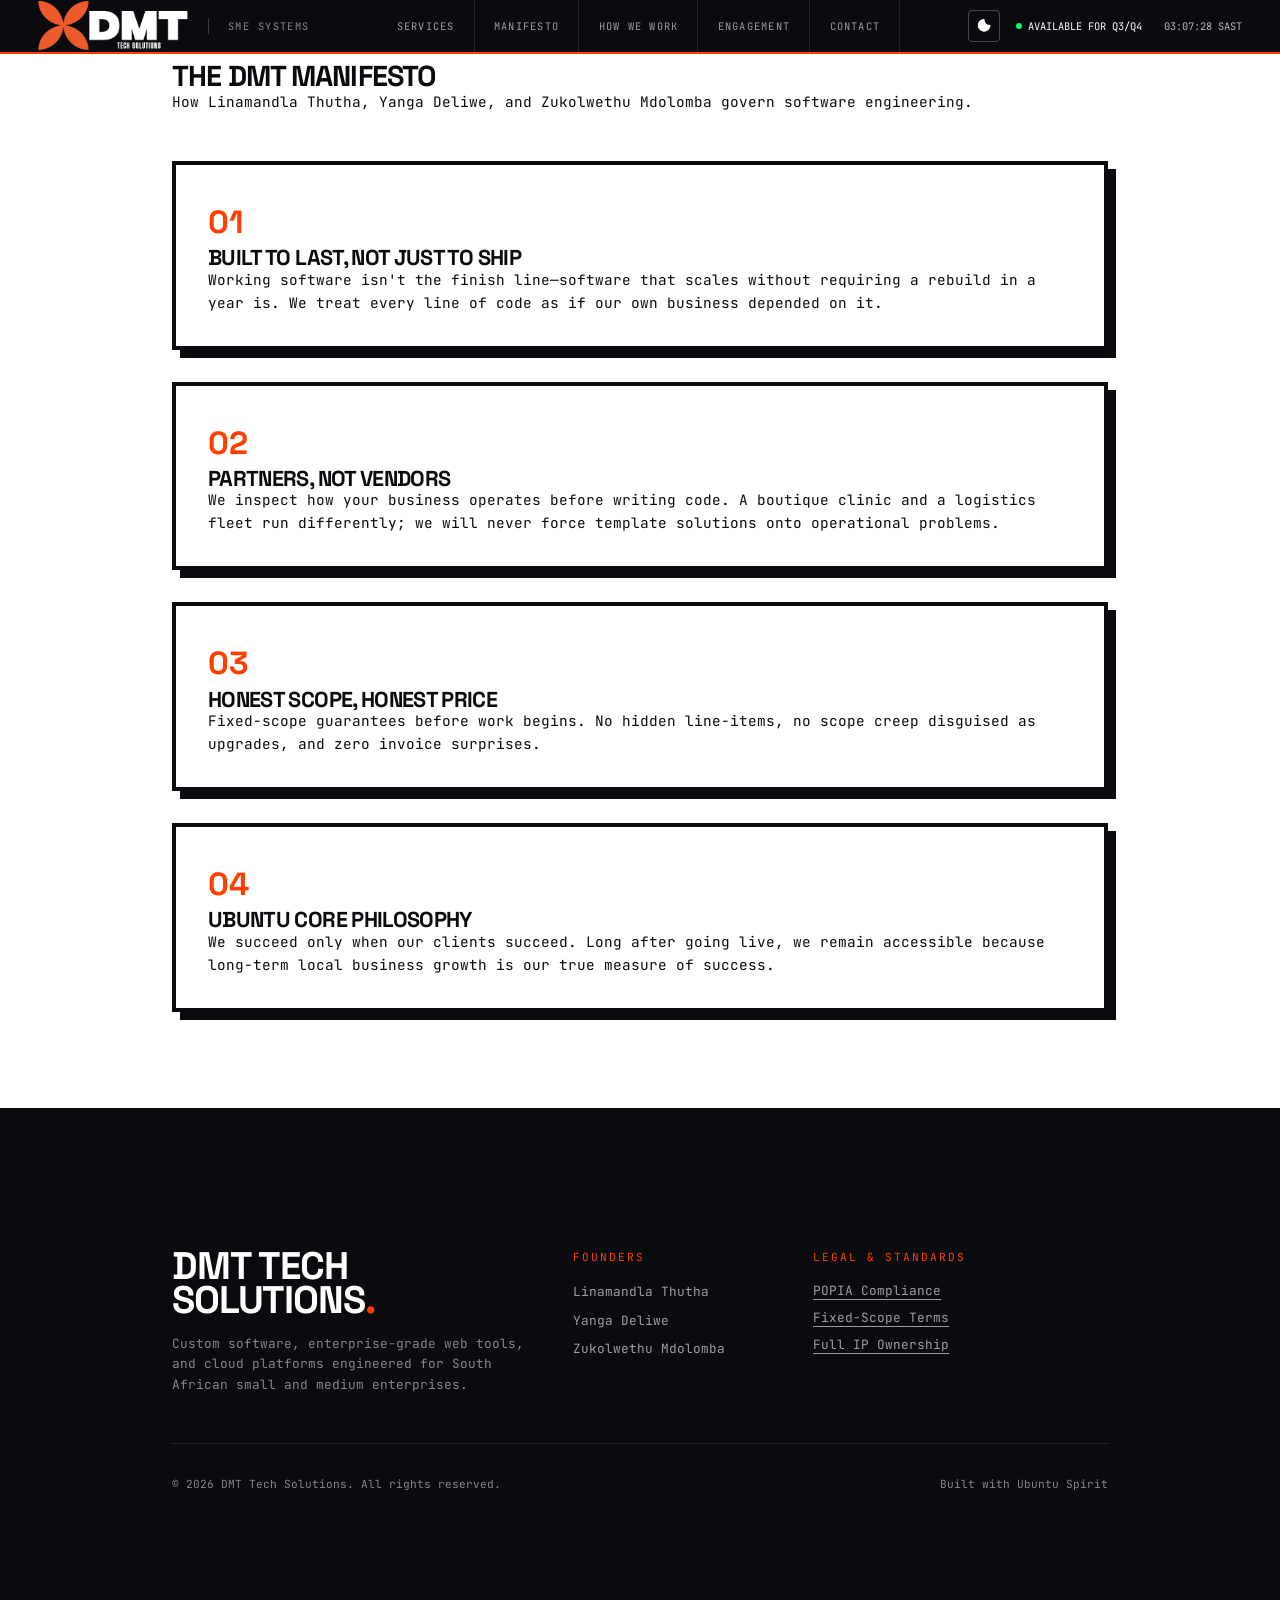
<file: manifesto.html>
<!DOCTYPE html>
<html lang="en">
<head>
    <meta charset="UTF-8">
    <meta name="viewport" content="width=device-width, initial-scale=1.0">
    <title>Manifesto — DMT Tech Solutions</title>
    <link href="https://fonts.googleapis.com/css2?family=JetBrains+Mono:wght@400;500&family=Space+Grotesk:wght@400;700&display=swap" rel="stylesheet">
    <link rel="stylesheet" href="style.css" />
    <style>
        :root { --base: #FFFFFF; --ink: #0A0B0E; --safety: #FF3E00; --card-bg: #FFFFFF; --border: 4px solid var(--ink); --shadow: 8px 8px 0px var(--ink); }
        [data-theme="dark"] { --base: #0E1015; --ink: #F0F2F5; --card-bg: #161920; --shadow: 8px 8px 0px #000000; }
        body { font-family: 'JetBrains Mono', monospace; background: var(--base); color: var(--ink); margin: 0; padding: 0; }
        h1, h2, h3 { font-family: 'Space Grotesk', sans-serif; text-transform: uppercase; }
        .container { max-width: 1000px; margin: 0 auto; padding: 4rem 2rem; }
        .rule-card { border: var(--border); background: var(--card-bg); padding: 2rem; margin-bottom: 2rem; box-shadow: var(--shadow); }
        .number { font-size: 2rem; color: var(--safety); font-family: 'Space Grotesk', sans-serif; font-weight: bold; }
    </style>
</head>
<body>
   <!-- ====== HEADER ====== -->
<header class="header">
    <div class="header__inner">
        <div class="header__left">
            <a href="index.html" class="header__logo">
                 <img src="DMT%20LOGO_.png" style="width: 150px; height: 50px;">
            </a>
            <span class="header__sep"></span>
            <span class="header__tagline">SME Systems</span>
        </div>
        <nav class="header__nav" id="headerNav">
            <a href="services.html">Services</a>
            <a href="manifesto.html">Manifesto</a>
            <a href="process.html">How We Work</a>
            <a href="engagement.html">Engagement</a>
            <a href="contact.html">Contact</a>
        </nav>
        <div class="header__right">
            <!-- Theme Switcher Button -->
            <button class="theme-toggle" id="themeToggle" aria-label="Toggle Dark/Light Mode">
                <!-- Sun Icon -->
                <svg id="sunIcon" style="display:none;" viewBox="0 0 24 24"><path d="M12 7c-2.76 0-5 2.24-5 5s2.24 5 5 5 5-2.24 5-5-2.24-5-5-5zM2 13h2c.55 0 1-.45 1-1s-.45-1-1-1H2c-.55 0-1 .45-1 1s.45 1 1 1zm18 0h2c.55 0 1-.45 1-1s-.45-1-1-1h-2c-.55 0-1 .45-1 1s.45 1 1 1zM11 2v2c0 .55.45 1 1 1s1-.45 1-1V2c0-.55-.45-1-1-1s-1 .45-1 1zm0 18v2c0 .55.45 1 1 1s1-.45 1-1v-2c0-.55-.45-1-1-1s-1 .45-1 1zM5.99 4.58c-.39-.39-1.03-.39-1.41 0s-.39 1.03 0 1.41l1.06 1.06c.39.39 1.03.39 1.41 0s.39-1.03 0-1.41L5.99 4.58zm12.37 12.37c-.39-.39-1.03-.39-1.41 0s-.39 1.03 0 1.41l1.06 1.06c.39.39 1.03.39 1.41 0s.39-1.03 0-1.41l-1.06-1.06zm1.06-10.96c.39-.39.39-1.03 0-1.41s-1.03-.39-1.41 0l-1.06 1.06c-.39.39-.39 1.03 0 1.41s1.03.39 1.41 0l1.06-1.06zM7.05 18.36c.39-.39.39-1.03 0-1.41s-1.03-.39-1.41 0l-1.06 1.06c-.39.39-.39 1.03 0 1.41s1.03.39 1.41 0l1.06-1.06z"/></svg>
                <!-- Moon Icon -->
                <svg id="moonIcon" viewBox="0 0 24 24"><path d="M12.3 2c.43 0 .77.35.73.78-.34 4.09 2.76 7.6 6.87 7.6.34 0 .68-.03 1.02-.08.43-.06.8.27.8.7 0 5.25-4.25 9.5-9.5 9.5-5.25 0-9.5-4.25-9.5-9.5 0-4.88 3.67-8.9 8.58-9.42.34-.04.67.14.8.42z"/></svg>
            </button>
            <div class="header__status"><span class="header__status-dot"></span><span>Available for Q3/Q4</span></div>
            <div class="header__clock" id="sastClock">--:--:-- SAST</div>
        </div>
        <button class="header__burger" id="headerBurger" aria-label="Toggle navigation">
            <span></span><span></span><span></span>
        </button>
    </div>
</header>
    <div class="container">
        <h1>The DMT Manifesto</h1>
        <p style="margin-bottom: 3rem;">How Linamandla Thutha, Yanga Deliwe, and Zukolwethu Mdolomba govern software engineering.</p>

        <div class="rule-card">
            <div class="number">01</div>
            <h2>Built to Last, Not Just to Ship</h2>
            <p>Working software isn't the finish line—software that scales without requiring a rebuild in a year is. We treat every line of code as if our own business depended on it.</p>
        </div>

        <div class="rule-card">
            <div class="number">02</div>
            <h2>Partners, Not Vendors</h2>
            <p>We inspect how your business operates before writing code. A boutique clinic and a logistics fleet run differently; we will never force template solutions onto operational problems.</p>
        </div>

        <div class="rule-card">
            <div class="number">03</div>
            <h2>Honest Scope, Honest Price</h2>
            <p>Fixed-scope guarantees before work begins. No hidden line-items, no scope creep disguised as upgrades, and zero invoice surprises.</p>
        </div>

        <div class="rule-card">
            <div class="number">04</div>
            <h2>Ubuntu Core Philosophy</h2>
            <p>We succeed only when our clients succeed. Long after going live, we remain accessible because long-term local business growth is our true measure of success.</p>
        </div>
    </div>
    <!-- ====== FOOTER ====== -->
<footer class="footer" id="contact">
    <div class="container">
        <div class="footer__top">
            <div class="footer__brand">
                <h2 class="footer__brand-title">DMT TECH SOLUTIONS<span class="accent">.</span></h2>
                <p class="footer__brand-text">
                    Custom software, enterprise-grade web tools, and cloud platforms engineered for South African small and medium enterprises.
                </p>
            </div>
            <div class="footer__col">
                <div class="footer__col-title">Founders</div>
                <p>Linamandla Thutha</p>
                <p>Yanga Deliwe</p>
                <p>Zukolwethu Mdolomba</p>
            </div>
            <div class="footer__col">
                <div class="footer__col-title">Legal & Standards</div>
                <!-- Interactive Clickable Modal Triggers -->
                <button class="footer__link-btn" onclick="openModal('popia')">POPIA Compliance</button>
                <button class="footer__link-btn" onclick="openModal('fixed-scope')">Fixed-Scope Terms</button>
                <button class="footer__link-btn" onclick="openModal('ip-ownership')">Full IP Ownership</button>
            </div>
        </div>
        <div class="footer__bottom">
            <span>&copy; 2026 DMT Tech Solutions. All rights reserved.</span>
            <span>Built with Ubuntu Spirit</span>
        </div>
    </div>
</footer>

<!-- ====== MODAL WINDOW ====== -->
<div class="modal-overlay" id="legalModal" onclick="closeModalOnOuter(event)">
    <div class="modal-card">
        <div class="modal-card__header">
            <h3 class="modal-card__title" id="modalTitle">Policy Title</h3>
            <button class="modal-card__close" onclick="closeModal()">✕</button>
        </div>
        <div class="modal-card__body" id="modalBody">
            Policy content will load here...
        </div>
    </div>
</div>
    <!-- ====== JAVASCRIPT ====== -->
<script src="script.js"></script>
</body>
</html>
</file>
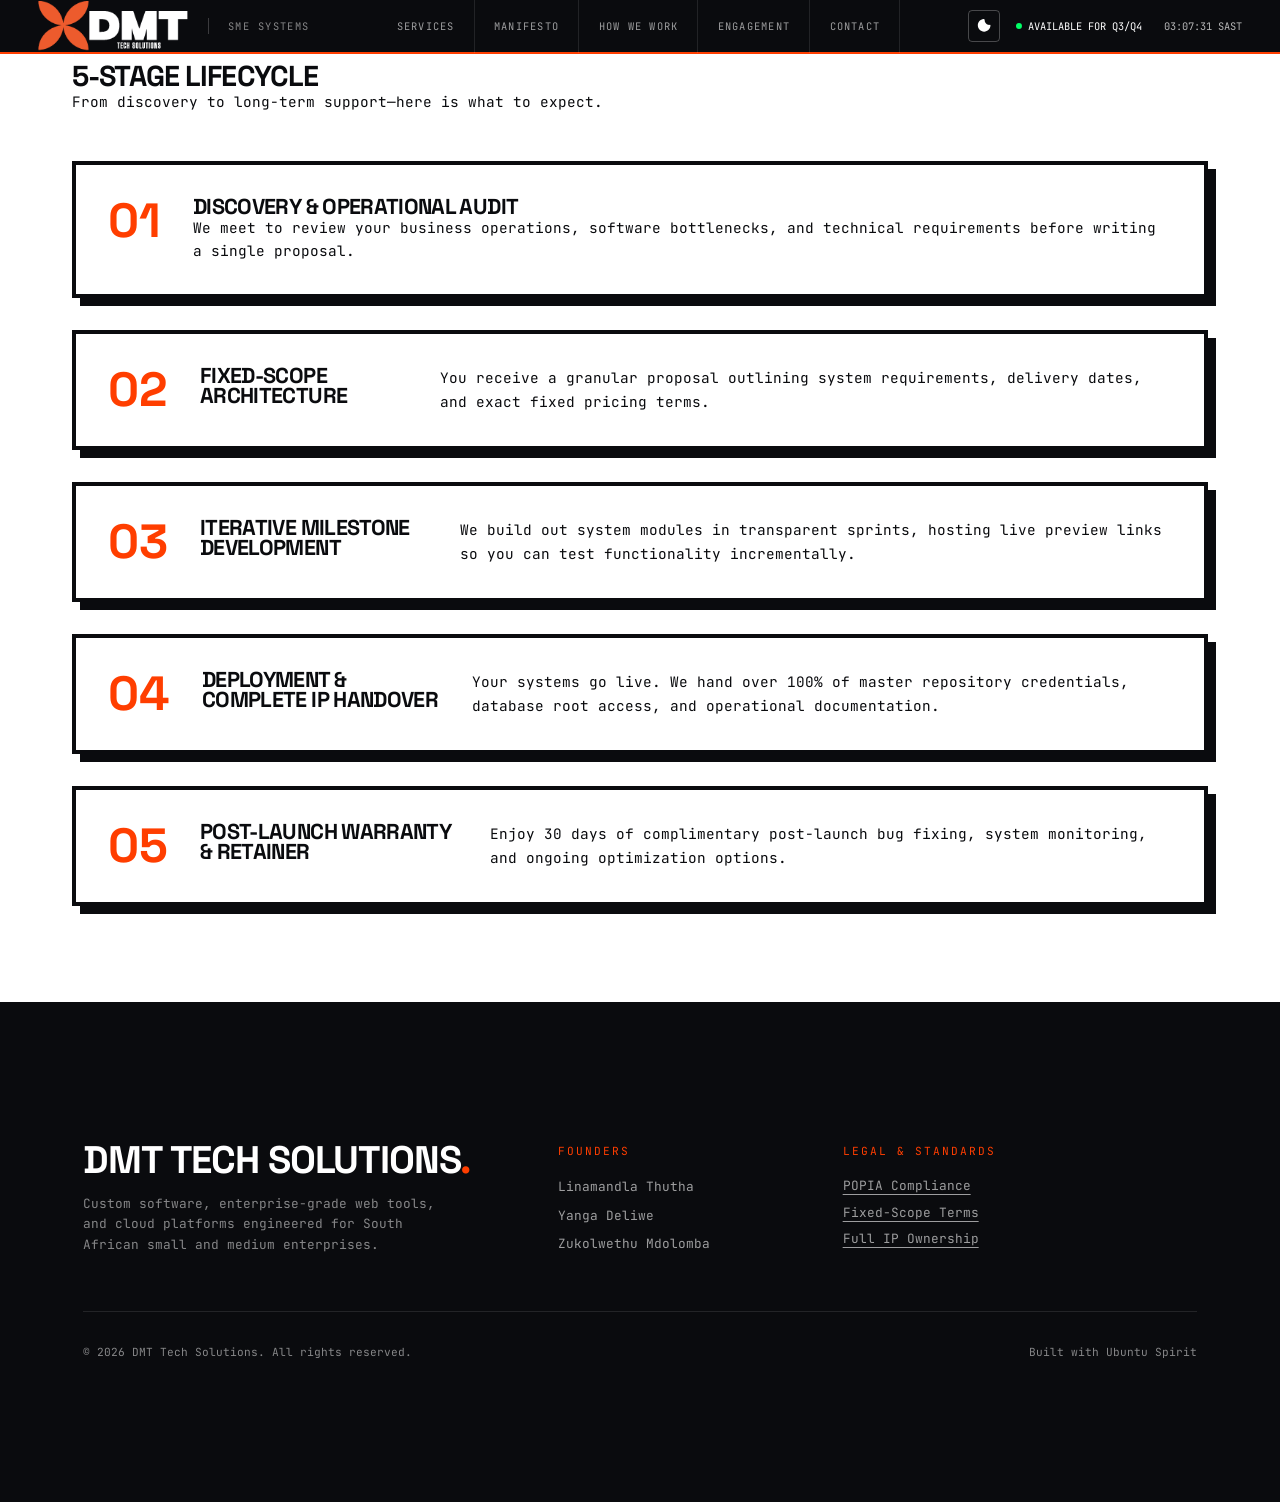
<file: process.html>
<!DOCTYPE html>
<html lang="en">
<head>
    <meta charset="UTF-8">
    <meta name="viewport" content="width=device-width, initial-scale=1.0">
    <title>How We Work — DMT Tech Solutions</title>
    <link href="https://fonts.googleapis.com/css2?family=JetBrains+Mono:wght@400;500&family=Space+Grotesk:wght@400;700&display=swap" rel="stylesheet">
    <link rel="stylesheet" href="style.css" />
    <style>
        :root { --base: #FFFFFF; --ink: #0A0B0E; --safety: #FF3E00; --card-bg: #FFFFFF; --border: 4px solid var(--ink); --shadow: 8px 8px 0px var(--ink); }
        [data-theme="dark"] { --base: #0E1015; --ink: #F0F2F5; --card-bg: #161920; --shadow: 8px 8px 0px #000000; }
        body { font-family: 'JetBrains Mono', monospace; background: var(--base); color: var(--ink); margin: 0; padding: 0; }
        h1, h2, h3 { font-family: 'Space Grotesk', sans-serif; text-transform: uppercase; }
        .container { max-width: 1200px; margin: 0 auto; padding: 4rem 2rem; }
        .step { display: flex; gap: 2rem; align-items: flex-start; margin-bottom: 2rem; border: var(--border); padding: 2rem; background: var(--card-bg); box-shadow: var(--shadow); }
        .step-num { font-size: 3rem; font-family: 'Space Grotesk', sans-serif; font-weight: 700; color: var(--safety); line-height: 1; }
    </style>
</head>
<body>
   <!-- ====== HEADER ====== -->
<header class="header">
    <div class="header__inner">
        <div class="header__left">
            <a href="index.html" class="header__logo">
                 <img src="DMT%20LOGO_.png" style="width: 150px; height: 50px;">
            </a>
            <span class="header__sep"></span>
            <span class="header__tagline">SME Systems</span>
        </div>
        <nav class="header__nav" id="headerNav">
            <a href="services.html">Services</a>
            <a href="manifesto.html">Manifesto</a>
            <a href="process.html">How We Work</a>
            <a href="engagement.html">Engagement</a>
            <a href="contact.html">Contact</a>
        </nav>
        <div class="header__right">
            <!-- Theme Switcher Button -->
            <button class="theme-toggle" id="themeToggle" aria-label="Toggle Dark/Light Mode">
                <!-- Sun Icon -->
                <svg id="sunIcon" style="display:none;" viewBox="0 0 24 24"><path d="M12 7c-2.76 0-5 2.24-5 5s2.24 5 5 5 5-2.24 5-5-2.24-5-5-5zM2 13h2c.55 0 1-.45 1-1s-.45-1-1-1H2c-.55 0-1 .45-1 1s.45 1 1 1zm18 0h2c.55 0 1-.45 1-1s-.45-1-1-1h-2c-.55 0-1 .45-1 1s.45 1 1 1zM11 2v2c0 .55.45 1 1 1s1-.45 1-1V2c0-.55-.45-1-1-1s-1 .45-1 1zm0 18v2c0 .55.45 1 1 1s1-.45 1-1v-2c0-.55-.45-1-1-1s-1 .45-1 1zM5.99 4.58c-.39-.39-1.03-.39-1.41 0s-.39 1.03 0 1.41l1.06 1.06c.39.39 1.03.39 1.41 0s.39-1.03 0-1.41L5.99 4.58zm12.37 12.37c-.39-.39-1.03-.39-1.41 0s-.39 1.03 0 1.41l1.06 1.06c.39.39 1.03.39 1.41 0s.39-1.03 0-1.41l-1.06-1.06zm1.06-10.96c.39-.39.39-1.03 0-1.41s-1.03-.39-1.41 0l-1.06 1.06c-.39.39-.39 1.03 0 1.41s1.03.39 1.41 0l1.06-1.06zM7.05 18.36c.39-.39.39-1.03 0-1.41s-1.03-.39-1.41 0l-1.06 1.06c-.39.39-.39 1.03 0 1.41s1.03.39 1.41 0l1.06-1.06z"/></svg>
                <!-- Moon Icon -->
                <svg id="moonIcon" viewBox="0 0 24 24"><path d="M12.3 2c.43 0 .77.35.73.78-.34 4.09 2.76 7.6 6.87 7.6.34 0 .68-.03 1.02-.08.43-.06.8.27.8.7 0 5.25-4.25 9.5-9.5 9.5-5.25 0-9.5-4.25-9.5-9.5 0-4.88 3.67-8.9 8.58-9.42.34-.04.67.14.8.42z"/></svg>
            </button>
            <div class="header__status"><span class="header__status-dot"></span><span>Available for Q3/Q4</span></div>
            <div class="header__clock" id="sastClock">--:--:-- SAST</div>
        </div>
        <button class="header__burger" id="headerBurger" aria-label="Toggle navigation">
            <span></span><span></span><span></span>
        </button>
    </div>
</header>
    <div class="container">
        <h1>5-Stage Lifecycle</h1>
        <p style="margin-bottom: 3rem;">From discovery to long-term support—here is what to expect.</p>

        <div class="step">
            <div class="step-num">01</div>
            <div>
                <h2>Discovery & Operational Audit</h2>
                <p>We meet to review your business operations, software bottlenecks, and technical requirements before writing a single proposal.</p>
            </div>
        </div>

        <div class="step">
            <div class="step-num">02</div>
            <h2>Fixed-Scope Architecture</h2>
            <p>You receive a granular proposal outlining system requirements, delivery dates, and exact fixed pricing terms.</p>
        </div>

        <div class="step">
            <div class="step-num">03</div>
            <h2>Iterative Milestone Development</h2>
            <p>We build out system modules in transparent sprints, hosting live preview links so you can test functionality incrementally.</p>
        </div>

        <div class="step">
            <div class="step-num">04</div>
            <h2>Deployment & Complete IP Handover</h2>
            <p>Your systems go live. We hand over 100% of master repository credentials, database root access, and operational documentation.</p>
        </div>

        <div class="step">
            <div class="step-num">05</div>
            <h2>Post-Launch Warranty & Retainer</h2>
            <p>Enjoy 30 days of complimentary post-launch bug fixing, system monitoring, and ongoing optimization options.</p>
        </div>
    </div>
        <!-- ====== FOOTER ====== -->
<footer class="footer" id="contact">
    <div class="container">
        <div class="footer__top">
            <div class="footer__brand">
                <h2 class="footer__brand-title">DMT TECH SOLUTIONS<span class="accent">.</span></h2>
                <p class="footer__brand-text">
                    Custom software, enterprise-grade web tools, and cloud platforms engineered for South African small and medium enterprises.
                </p>
            </div>
            <div class="footer__col">
                <div class="footer__col-title">Founders</div>
                <p>Linamandla Thutha</p>
                <p>Yanga Deliwe</p>
                <p>Zukolwethu Mdolomba</p>
            </div>
            <div class="footer__col">
                <div class="footer__col-title">Legal & Standards</div>
                <!-- Interactive Clickable Modal Triggers -->
                <button class="footer__link-btn" onclick="openModal('popia')">POPIA Compliance</button>
                <button class="footer__link-btn" onclick="openModal('fixed-scope')">Fixed-Scope Terms</button>
                <button class="footer__link-btn" onclick="openModal('ip-ownership')">Full IP Ownership</button>
            </div>
        </div>
        <div class="footer__bottom">
            <span>&copy; 2026 DMT Tech Solutions. All rights reserved.</span>
            <span>Built with Ubuntu Spirit</span>
        </div>
    </div>
</footer>

<!-- ====== MODAL WINDOW ====== -->
<div class="modal-overlay" id="legalModal" onclick="closeModalOnOuter(event)">
    <div class="modal-card">
        <div class="modal-card__header">
            <h3 class="modal-card__title" id="modalTitle">Policy Title</h3>
            <button class="modal-card__close" onclick="closeModal()">✕</button>
        </div>
        <div class="modal-card__body" id="modalBody">
            Policy content will load here...
        </div>
    </div>
</div>
    <!-- ====== JAVASCRIPT ====== -->
<script src="script.js"></script>
</body>
</html>
</file>
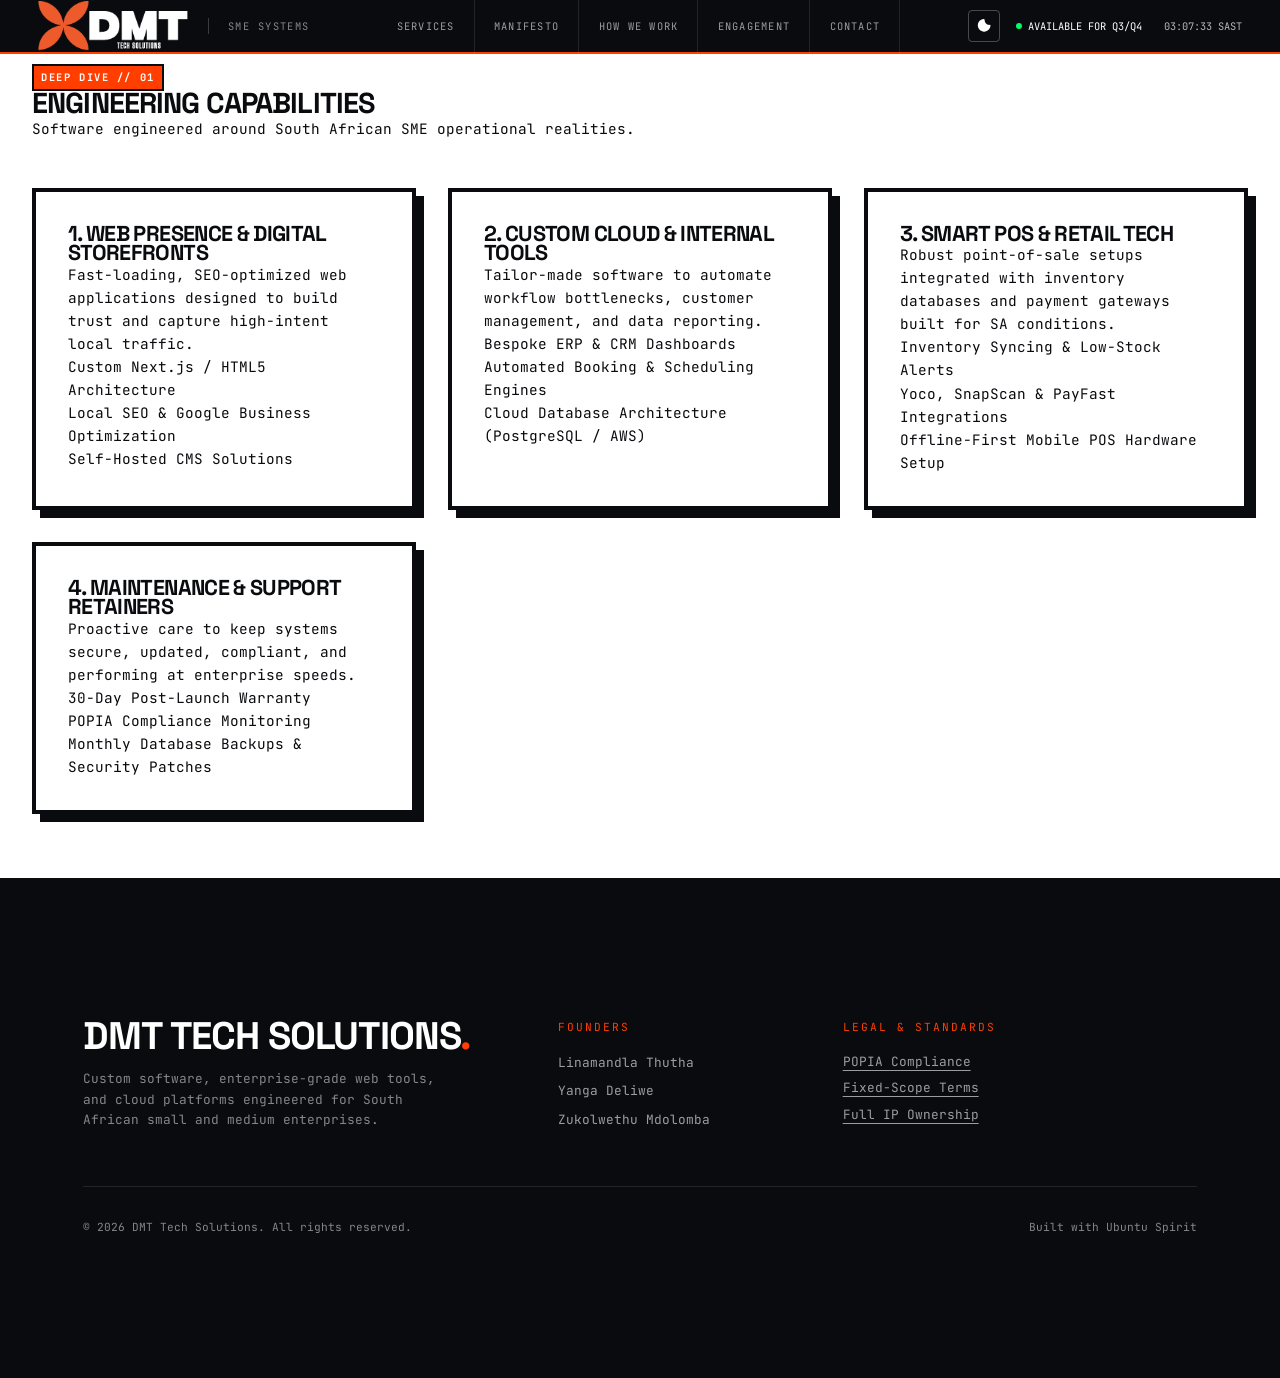
<file: services.html>
<!DOCTYPE html>
<html lang="en">
<head>
    <meta charset="UTF-8">
    <meta name="viewport" content="width=device-width, initial-scale=1.0">
    <title>Services — DMT Tech Solutions</title>
    <link href="https://fonts.googleapis.com/css2?family=JetBrains+Mono:wght@400;500&family=Space+Grotesk:wght@400;700&display=swap" rel="stylesheet">
    <link rel="stylesheet" href="style.css" />
    <style>
        :root { --base: #FFFFFF; --ink: #0A0B0E; --safety: #FF3E00; --surface: #F5F5F0; --card-bg: #FFFFFF; --border: 4px solid var(--ink); --shadow: 8px 8px 0px var(--ink); }
        [data-theme="dark"] { --base: #0E1015; --ink: #F0F2F5; --surface: #161920; --card-bg: #161920; --shadow: 8px 8px 0px #000000; }
        body { font-family: 'JetBrains Mono', monospace; background: var(--base); color: var(--ink); margin: 0; padding: 0; }
        h1, h2, h3 { font-family: 'Space Grotesk', sans-serif; text-transform: uppercase; }
        .container { max-width: 1440px; margin: 0 auto; padding: 4rem 2rem; }
        .grid { display: grid; grid-template-columns: repeat(auto-fit, minmax(320px, 1fr)); gap: 2rem; }
        .card { border: var(--border); background: var(--card-bg); padding: 2rem; box-shadow: var(--shadow); }
        .tag { display: inline-block; font-size: 0.65rem; padding: 0.3em 0.7em; border: 2px solid var(--ink); background: var(--safety); color: #FFF; font-weight: bold; }
    </style>
</head>
<body>
  <!-- ====== HEADER ====== -->
<header class="header">
    <div class="header__inner">
        <div class="header__left">
            <a href="index.html" class="header__logo">
                <img src="DMT%20LOGO_.png" style="width: 150px; height: 50px;">
            </a>
            <span class="header__sep"></span>
            <span class="header__tagline">SME Systems</span>
        </div>
        <nav class="header__nav" id="headerNav">
            <a href="services.html">Services</a>
            <a href="manifesto.html">Manifesto</a>
            <a href="process.html">How We Work</a>
            <a href="engagement.html">Engagement</a>
            <a href="contact.html">Contact</a>
        </nav>
        <div class="header__right">
            <!-- Theme Switcher Button -->
            <button class="theme-toggle" id="themeToggle" aria-label="Toggle Dark/Light Mode">
                <!-- Sun Icon -->
                <svg id="sunIcon" style="display:none;" viewBox="0 0 24 24"><path d="M12 7c-2.76 0-5 2.24-5 5s2.24 5 5 5 5-2.24 5-5-2.24-5-5-5zM2 13h2c.55 0 1-.45 1-1s-.45-1-1-1H2c-.55 0-1 .45-1 1s.45 1 1 1zm18 0h2c.55 0 1-.45 1-1s-.45-1-1-1h-2c-.55 0-1 .45-1 1s.45 1 1 1zM11 2v2c0 .55.45 1 1 1s1-.45 1-1V2c0-.55-.45-1-1-1s-1 .45-1 1zm0 18v2c0 .55.45 1 1 1s1-.45 1-1v-2c0-.55-.45-1-1-1s-1 .45-1 1zM5.99 4.58c-.39-.39-1.03-.39-1.41 0s-.39 1.03 0 1.41l1.06 1.06c.39.39 1.03.39 1.41 0s.39-1.03 0-1.41L5.99 4.58zm12.37 12.37c-.39-.39-1.03-.39-1.41 0s-.39 1.03 0 1.41l1.06 1.06c.39.39 1.03.39 1.41 0s.39-1.03 0-1.41l-1.06-1.06zm1.06-10.96c.39-.39.39-1.03 0-1.41s-1.03-.39-1.41 0l-1.06 1.06c-.39.39-.39 1.03 0 1.41s1.03.39 1.41 0l1.06-1.06zM7.05 18.36c.39-.39.39-1.03 0-1.41s-1.03-.39-1.41 0l-1.06 1.06c-.39.39-.39 1.03 0 1.41s1.03.39 1.41 0l1.06-1.06z"/></svg>
                <!-- Moon Icon -->
                <svg id="moonIcon" viewBox="0 0 24 24"><path d="M12.3 2c.43 0 .77.35.73.78-.34 4.09 2.76 7.6 6.87 7.6.34 0 .68-.03 1.02-.08.43-.06.8.27.8.7 0 5.25-4.25 9.5-9.5 9.5-5.25 0-9.5-4.25-9.5-9.5 0-4.88 3.67-8.9 8.58-9.42.34-.04.67.14.8.42z"/></svg>
            </button>
            <div class="header__status"><span class="header__status-dot"></span><span>Available for Q3/Q4</span></div>
            <div class="header__clock" id="sastClock">--:--:-- SAST</div>
        </div>
        <button class="header__burger" id="headerBurger" aria-label="Toggle navigation">
            <span></span><span></span><span></span>
        </button>
    </div>
</header>
    <div class="container">
        <span class="tag">DEEP DIVE // 01</span>
        <h1>Engineering Capabilities</h1>
        <p>Software engineered around South African SME operational realities.</p>

        <div class="grid" style="margin-top: 3rem;">
            <!-- Service 1 -->
            <div class="card">
                <h2>1. Web Presence & Digital Storefronts</h2>
                <p>Fast-loading, SEO-optimized web applications designed to build trust and capture high-intent local traffic.</p>
                <ul>
                    <li>Custom Next.js / HTML5 Architecture</li>
                    <li>Local SEO & Google Business Optimization</li>
                    <li>Self-Hosted CMS Solutions</li>
                </ul>
            </div>
            <!-- Service 2 -->
            <div class="card">
                <h2>2. Custom Cloud & Internal Tools</h2>
                <p>Tailor-made software to automate workflow bottlenecks, customer management, and data reporting.</p>
                <ul>
                    <li>Bespoke ERP & CRM Dashboards</li>
                    <li>Automated Booking & Scheduling Engines</li>
                    <li>Cloud Database Architecture (PostgreSQL / AWS)</li>
                </ul>
            </div>
            <!-- Service 3 -->
            <div class="card">
                <h2>3. Smart POS & Retail Tech</h2>
                <p>Robust point-of-sale setups integrated with inventory databases and payment gateways built for SA conditions.</p>
                <ul>
                    <li>Inventory Syncing & Low-Stock Alerts</li>
                    <li>Yoco, SnapScan & PayFast Integrations</li>
                    <li>Offline-First Mobile POS Hardware Setup</li>
                </ul>
            </div>
            <!-- Service 4 -->
            <div class="card">
                <h2>4. Maintenance & Support Retainers</h2>
                <p>Proactive care to keep systems secure, updated, compliant, and performing at enterprise speeds.</p>
                <ul>
                    <li>30-Day Post-Launch Warranty</li>
                    <li>POPIA Compliance Monitoring</li>
                    <li>Monthly Database Backups & Security Patches</li>
                </ul>
            </div>
        </div>
    </div>

    <!-- ====== FOOTER ====== -->
<footer class="footer" id="contact">
    <div class="container">
        <div class="footer__top">
            <div class="footer__brand">
                <h2 class="footer__brand-title">DMT TECH SOLUTIONS<span class="accent">.</span></h2>
                <p class="footer__brand-text">
                    Custom software, enterprise-grade web tools, and cloud platforms engineered for South African small and medium enterprises.
                </p>
            </div>
            <div class="footer__col">
                <div class="footer__col-title">Founders</div>
                <p>Linamandla Thutha</p>
                <p>Yanga Deliwe</p>
                <p>Zukolwethu Mdolomba</p>
            </div>
            <div class="footer__col">
                <div class="footer__col-title">Legal & Standards</div>
                <!-- Interactive Clickable Modal Triggers -->
                <button class="footer__link-btn" onclick="openModal('popia')">POPIA Compliance</button>
                <button class="footer__link-btn" onclick="openModal('fixed-scope')">Fixed-Scope Terms</button>
                <button class="footer__link-btn" onclick="openModal('ip-ownership')">Full IP Ownership</button>
            </div>
        </div>
        <div class="footer__bottom">
            <span>&copy; 2026 DMT Tech Solutions. All rights reserved.</span>
            <span>Built with Ubuntu Spirit</span>
        </div>
    </div>
</footer>

<!-- ====== MODAL WINDOW ====== -->
<div class="modal-overlay" id="legalModal" onclick="closeModalOnOuter(event)">
    <div class="modal-card">
        <div class="modal-card__header">
            <h3 class="modal-card__title" id="modalTitle">Policy Title</h3>
            <button class="modal-card__close" onclick="closeModal()">✕</button>
        </div>
        <div class="modal-card__body" id="modalBody">
            Policy content will load here...
        </div>
    </div>
</div>
<script src="script.js"></script>
</body>
</html>
</file>
<file: style.css>
/* ============================================================
   RESET & COLOR THEME VARIABLES
   ============================================================ */
*, *::before, *::after {
    margin: 0;
    padding: 0;
    box-sizing: border-box;
}


/* Light Theme Variables (Default) */
:root {
    --base: #FFFFFF;
    --ink: #0A0B0E;
    --safety: #FF3E00;
    --muted: #888888;
    --surface: #F5F5F0;
    --term-bg: #08080A;
    --term-green: #00FF66;
    --term-amber: #FFAA00;

    --card-bg: #FFFFFF;
    --card-dark-bg: #0A0B0E;
    --card-dark-text: #FFFFFF;

    --border: 4px solid var(--ink);
    --border-thin: 1px solid var(--ink);
    --shadow: 8px 8px 0px var(--ink);
    --shadow-safety: 8px 8px 0px var(--safety);

    --fs-hero: clamp(3rem, 8vw, 7.5rem);
    --fs-h1: clamp(2.2rem, 5vw, 4.5rem);
    --fs-h2: clamp(1.6rem, 3vw, 3rem);
    --fs-h3: clamp(1.1rem, 1.6vw, 1.5rem);
    --fs-body: clamp(0.9rem, 1.1vw, 1.1rem);
    --fs-data: clamp(0.8rem, 0.95vw, 1rem);
    --fs-micro: 0.65rem;
    --fs-ticker: clamp(1.2rem, 2vw, 2rem);
    --fs-stat: clamp(2.4rem, 5vw, 4rem);

    --gap: clamp(1rem, 2vw, 2rem);
    --section-pad: clamp(4rem, 8vw, 8rem) clamp(1rem, 4vw, 4rem);

    --cols: 12;
    --header-h: 54px;
}

/* Dark Theme Overrides */
[data-theme="dark"] {
    --base: #0E1015;
    --ink: #F0F2F5;
    --surface: #161920;
    --muted: #A0A5B0;

    --card-bg: #161920;
    --card-dark-bg: #030405;
    --card-dark-text: #FFFFFF;

    --border: 4px solid var(--ink);
    --border-thin: 1px solid var(--ink);
    --shadow: 8px 8px 0px #000000;
}

html {
    scroll-behavior: smooth;
    -webkit-text-size-adjust: 100%;
}

body {
    font-family: 'JetBrains Mono', monospace;
    font-weight: 400;
    font-size: var(--fs-body);
    line-height: 1.6;
    color: var(--ink);
    background-color: var(--base);
    overflow-x: hidden;
    transition: background-color 0.3s ease, color 0.3s ease;
}

a { color: inherit; text-decoration: none; }
ul { list-style: none; }

::selection {
    background: var(--safety);
    color: #FFFFFF;
}

/* ============================================================
   TYPOGRAPHY & UTILITIES
   ============================================================ */
h1, h2, h3, h4, .font-display {
    font-family: 'Space Grotesk', sans-serif;
    font-weight: 700;
    text-transform: uppercase;
    line-height: 0.9;
    letter-spacing: -0.03em;
}

.container {
    width: 100%;
    max-width: 1440px;
    margin: 0 auto;
    padding-inline: clamp(1rem, 4vw, 4rem);
}

.accent { color: var(--safety); }

.tag {
    display: inline-block;
    font-family: 'JetBrains Mono', monospace;
    font-size: 0.65rem;
    font-weight: 500;
    text-transform: uppercase;
    letter-spacing: 0.15em;
    padding: 0.3em 0.7em;
    border: 2px solid var(--ink);
    background: var(--card-bg);
}

.tag--filled { background: var(--ink); color: var(--base); }
.tag--safety { background: var(--safety); color: #FFFFFF; border-color: var(--safety); }

/* ============================================================
   HEADER & THEME TOGGLE
   ============================================================ */
.header {
    position: fixed;
    top: 0;
    left: 0;
    width: 100%;
    height: var(--header-h);
    z-index: 1000;
    background: #0A0B0E;
    color: #FFFFFF;
    border-bottom: 2px solid var(--safety);
    display: flex;
    align-items: center;
    padding: 0 clamp(1rem, 3vw, 3rem);
}

.header__inner {
    width: 100%;
    max-width: 1440px;
    margin: 0 auto;
    display: flex;
    align-items: center;
    justify-content: space-between;
    gap: 1rem;
}

.header__left {
    display: flex;
    align-items: center;
    gap: 1.2rem;
}

.header__logo {
    font-family: 'Space Grotesk', sans-serif;
    font-weight: 700;
    font-size: 0.9rem;
    text-transform: uppercase;
    letter-spacing: 0.05em;
    display: flex;
    align-items: center;
    gap: 0.6rem;
    color: #FFFFFF;
}

.header__logo-icon {
    width: 24px;
    height: 24px;
    background: var(--safety);
    color: #FFFFFF;
    display: flex;
    align-items: center;
    justify-content: center;
    font-weight: 700;
    font-size: 0.75rem;
    border: 1px solid #FFFFFF;
}

.header__sep {
    width: 1px;
    height: 16px;
    background: rgba(255,255,255,0.2);
}

.header__tagline {
    font-size: var(--fs-micro);
    letter-spacing: 0.14em;
    text-transform: uppercase;
    opacity: 0.5;
}

.header__nav {
    display: flex;
    align-items: stretch;
    height: var(--header-h);
}

.header__nav a {
    font-family: 'JetBrains Mono', monospace;
    font-size: var(--fs-micro);
    text-transform: uppercase;
    letter-spacing: 0.12em;
    padding: 0 1.2rem;
    display: flex;
    align-items: center;
    border-right: 1px solid rgba(255,255,255,0.1);
    color: rgba(255,255,255,0.6);
}

.header__nav a:hover {
    background: var(--safety);
    color: #FFFFFF;
}

.header__right {
    display: flex;
    align-items: center;
    gap: 1rem;
}

.header__status {
    display: flex;
    align-items: center;
    gap: 0.4rem;
    font-size: var(--fs-micro);
    text-transform: uppercase;
}

.header__status-dot {
    width: 6px;
    height: 6px;
    border-radius: 50%;
    background: var(--term-green);
    animation: pulse 2s ease-in-out infinite;
}

@keyframes pulse {
    0%, 100% { opacity: 1; }
    50% { opacity: 0.3; }
}

.header__clock {
    font-size: var(--fs-micro);
    opacity: 0.7;
    min-width: 8em;
    text-align: right;
}

/* Theme Toggle Button */
.theme-toggle {
    background: transparent;
    border: 1px solid rgba(255, 255, 255, 0.25);
    color: #FFFFFF;
    width: 32px;
    height: 32px;
    border-radius: 4px;
    display: flex;
    align-items: center;
    justify-content: center;
    cursor: pointer;
    transition: background 0.2s, border-color 0.2s;
}

.theme-toggle:hover {
    background: var(--safety);
    border-color: var(--safety);
}

.theme-toggle svg {
    width: 16px;
    height: 16px;
    fill: currentColor;
}

.header__burger {
    display: none;
    flex-direction: column;
    gap: 4px;
    cursor: pointer;
    background: none;
    border: none;
}

.header__burger span {
    width: 22px;
    height: 2px;
    background: #FFFFFF;
}

/* ============================================================
   HERO SECTION & TYPEWRITER
   ============================================================ */
.hero {
    min-height: 85vh;
    display: flex;
    flex-direction: column;
    justify-content: center;
    padding: var(--section-pad);
    padding-top: calc(var(--header-h) + 3rem);
    position: relative;
    border-bottom: var(--border);
    background: var(--base);
}

.hero__grid {
    position: absolute;
    inset: 0;
    background-image:
        linear-gradient(rgba(120,120,120,0.06) 1px, transparent 1px),
        linear-gradient(90deg, rgba(120,120,120,0.06) 1px, transparent 1px);
    background-size: 32px 32px;
    pointer-events: none;
}

.hero__label {
    font-size: 0.72rem;
    text-transform: uppercase;
    letter-spacing: 0.2em;
    color: var(--safety);
    margin-bottom: 1rem;
    display: flex;
    align-items: center;
    gap: 0.8rem;
    position: relative;
    z-index: 1;
}

.hero__label::before {
    content: '';
    width: 30px;
    height: 2px;
    background: var(--safety);
}

.hero__title {
    font-size: var(--fs-hero);
    line-height: 0.95;
    position: relative;
    z-index: 1;
    margin-bottom: 2rem;
    min-height: 2.2em;
}

.typewriter-cursor {
    display: inline-block;
    width: 0.15em;
    background-color: var(--safety);
    margin-left: 5px;
    animation: blink 0.8s infinite;
}

@keyframes blink {
    0%, 100% { opacity: 1; }
    50% { opacity: 0; }
}

.hero__bottom {
    display: flex;
    align-items: flex-end;
    justify-content: space-between;
    gap: 2rem;
    flex-wrap: wrap;
    position: relative;
    z-index: 1;
}

.hero__desc {
    max-width: 540px;
    font-size: var(--fs-data);
    line-height: 1.8;
    opacity: 0.8;
}

.hero__stats {
    display: flex;
    gap: clamp(1.5rem, 3vw, 3.5rem);
}

.hero__stat-num {
    font-family: 'Space Grotesk', sans-serif;
    font-weight: 700;
    font-size: var(--fs-stat);
    line-height: 1;
}

.hero__stat-label {
    font-size: 0.65rem;
    text-transform: uppercase;
    letter-spacing: 0.15em;
    opacity: 0.6;
    margin-top: 0.35rem;
}

/* ============================================================
   SECTIONS & BENTO CARDS
   ============================================================ */
.section {
    padding: var(--section-pad);
    border-bottom: var(--border);
}

.section--surface { background: var(--surface); }

.section__eyebrow {
    font-size: 0.68rem;
    text-transform: uppercase;
    letter-spacing: 0.22em;
    color: var(--safety);
    margin-bottom: 0.8rem;
}

.section__title {
    font-size: var(--fs-h1);
    margin-bottom: clamp(2rem, 4vw, 4rem);
}

.bento__grid {
    display: grid;
    grid-template-columns: repeat(12, 1fr);
    gap: var(--gap);
}

.bento-card {
    border: var(--border);
    box-shadow: var(--shadow);
    padding: clamp(1.5rem, 2.5vw, 2.5rem);
    background: var(--card-bg);
    display: flex;
    flex-direction: column;
    justify-content: space-between;
    transition: transform 0.2s ease, box-shadow 0.2s ease;
}

.bento-card--col-6 { grid-column: span 6; }
.bento-card--col-4 { grid-column: span 4; }

.bento-card--dark {
    background: var(--card-dark-bg);
    color: var(--card-dark-text);
    box-shadow: var(--shadow-safety);
}

.bento-card--safety {
    background: var(--safety);
    color: #FFFFFF;
}

.bento-card__tag {
    font-size: 0.65rem;
    text-transform: uppercase;
    letter-spacing: 0.15em;
    opacity: 0.6;
    margin-bottom: 1rem;
}

.bento-card__title {
    font-size: var(--fs-h3);
    margin-bottom: 0.8rem;
}

.bento-card__text {
    font-size: var(--fs-data);
    line-height: 1.7;
    opacity: 0.8;
    margin-bottom: 1.5rem;
}

/* ============================================================
   PROCESS & TICKER
   ============================================================ */
.process-grid {
    display: grid;
    grid-template-columns: repeat(5, 1fr);
    gap: var(--gap);
}

.process-card {
    border: var(--border);
    padding: 1.5rem;
    background: var(--card-bg);
    box-shadow: var(--shadow);
}

.process-card__step {
    font-family: 'Space Grotesk', sans-serif;
    font-size: 1.5rem;
    font-weight: 700;
    color: var(--safety);
    margin-bottom: 0.5rem;
}

.process-card__title {
    font-size: 1.1rem;
    margin-bottom: 0.5rem;
}

.process-card__text {
    font-size: 0.8rem;
    opacity: 0.75;
    line-height: 1.5;
}

.ticker {
    border-bottom: var(--border);
    background: #0A0B0E;
    color: #FFFFFF;
    overflow: hidden;
    padding: 1rem 0;
}

.ticker__track {
    display: flex;
    width: max-content;
    animation: tickerScroll 25s linear infinite;
}

.ticker__item {
    font-family: 'Space Grotesk', sans-serif;
    font-weight: 700;
    font-size: var(--fs-ticker);
    text-transform: uppercase;
    white-space: nowrap;
    padding: 0 2rem;
    display: flex;
    align-items: center;
    gap: 2rem;
}

.ticker__item::after {
    content: '';
    width: 10px;
    height: 10px;
    background: var(--safety);
}

@keyframes tickerScroll {
    0% { transform: translateX(0); }
    100% { transform: translateX(-50%); }
}

/* ============================================================
   FOOTER & MODALS
   ============================================================ */
.footer {
    background: #0A0B0E;
    color: #FFFFFF;
    padding: clamp(3rem, 6vw, 5rem) clamp(1rem, 4vw, 4rem);
}

.footer__top {
    display: grid;
    grid-template-columns: repeat(12, 1fr);
    gap: var(--gap);
    padding-bottom: 3rem;
    border-bottom: 1px solid rgba(255,255,255,0.1);
}

.footer__brand { grid-column: span 5; }
.footer__brand-title { font-size: var(--fs-h2); margin-bottom: 1rem; color: #FFFFFF; }
.footer__brand-text { font-size: var(--fs-data); opacity: 0.5; max-width: 380px; }

.footer__col { grid-column: span 3; }
.footer__col-title {
    font-size: 0.7rem;
    text-transform: uppercase;
    letter-spacing: 0.18em;
    color: var(--safety);
    margin-bottom: 1rem;
}

.footer__col p {
    font-size: var(--fs-data);
    opacity: 0.6;
    margin-bottom: 0.5rem;
}

.footer__link-btn {
    background: none;
    border: none;
    color: rgba(255,255,255,0.6);
    font-family: 'JetBrains Mono', monospace;
    font-size: var(--fs-data);
    text-align: left;
    display: block;
    margin-bottom: 0.6rem;
    cursor: pointer;
    text-decoration: underline;
    text-underline-offset: 4px;
    transition: color 0.2s ease;
}

.footer__link-btn:hover {
    color: var(--safety);
}

.footer__bottom {
    display: flex;
    justify-content: space-between;
    align-items: center;
    padding-top: 2rem;
    font-size: 0.7rem;
    opacity: 0.5;
}

/* Modal Overlay & Card */
.modal-overlay {
    position: fixed;
    inset: 0;
    background: rgba(0, 0, 0, 0.75);
    backdrop-filter: blur(4px);
    z-index: 2000;
    display: flex;
    align-items: center;
    justify-content: center;
    padding: 1.5rem;
    opacity: 0;
    pointer-events: none;
    transition: opacity 0.2s ease;
}

.modal-overlay.active {
    opacity: 1;
    pointer-events: auto;
}

.modal-card {
    background: var(--base);
    color: var(--ink);
    border: var(--border);
    box-shadow: var(--shadow-safety);
    width: 100%;
    max-width: 580px;
    padding: 2rem;
    position: relative;
}

.modal-card__header {
    display: flex;
    justify-content: space-between;
    align-items: center;
    margin-bottom: 1.2rem;
    padding-bottom: 0.8rem;
    border-bottom: 2px solid var(--safety);
}

.modal-card__title {
    font-size: 1.3rem;
    color: var(--safety);
}

.modal-card__close {
    background: var(--ink);
    color: var(--base);
    border: none;
    width: 28px;
    height: 28px;
    font-weight: 700;
    cursor: pointer;
    font-family: 'JetBrains Mono', monospace;
}

.modal-card__close:hover {
    background: var(--safety);
    color: #FFFFFF;
}

.modal-card__body {
    font-size: 0.9rem;
    line-height: 1.7;
    opacity: 0.85;
}

/* ============================================================
   RESPONSIVE STYLES
   ============================================================ */
@media (max-width: 1024px) {
    .bento-card--col-6, .bento-card--col-4 { grid-column: span 12; }
    .process-grid { grid-template-columns: repeat(2, 1fr); }
    .footer__brand { grid-column: span 12; }
    .footer__col { grid-column: span 6; }
}

@media (max-width: 768px) {
    .header {
        height: auto;
        min-height: var(--header-h);
        padding: 0.75rem 1rem;
    }

    .header__inner {
        flex-wrap: wrap;
        row-gap: 0.75rem;
    }

    .header__left {
        flex: 1 1 auto;
        min-width: 0;
    }

    .header__sep,
    .header__tagline,
    .header__status,
    .header__clock {
        display: none;
    }

    .header__right {
        margin-left: auto;
        gap: 0.6rem;
    }

    .header__nav {
        display: none;
        width: 100%;
        order: 3;
    }

    .header__burger {
        display: flex;
        margin-left: 0.25rem;
    }

    .header__nav.open {
        display: flex;
        flex-direction: column;
        width: 100%;
        background: #000000;
        border-top: 1px solid rgba(255,255,255,0.18);
        border-bottom: 2px solid var(--safety);
        margin-top: 0.25rem;
        box-shadow: 0 8px 24px rgba(0, 0, 0, 0.35);
        z-index: 1001;
    }

    .header__nav.open a {
        padding: 0.95rem 1rem;
        border-right: none;
        border-bottom: 1px solid rgba(255,255,255,0.12);
        color: #FFFFFF;
        background: #000000;
        font-weight: 600;
    }

    .header__nav.open a:hover {
        background: var(--safety);
</file>
